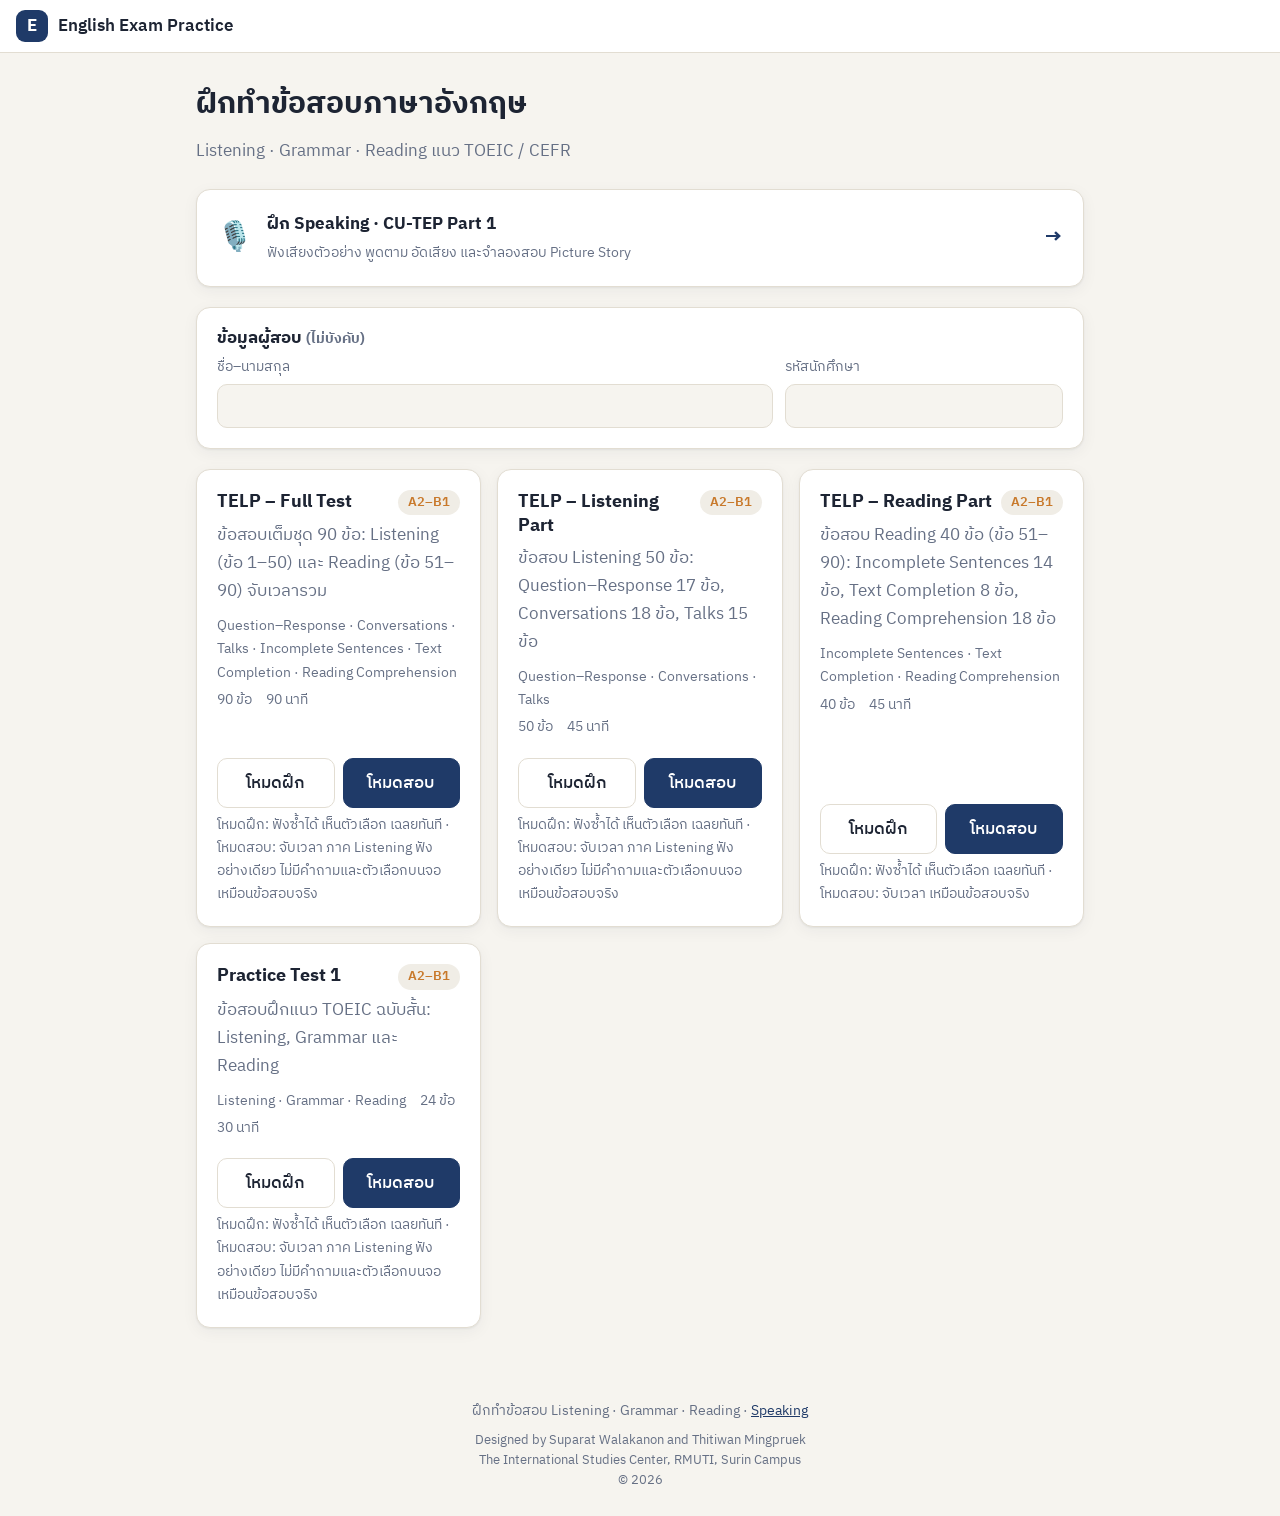
<file: index.html>
<!doctype html>
<html lang="th">
<head>
  <meta charset="utf-8">
  <meta name="author" content="Suparat Walakanon and Thitiwan Mingpruek, The International Studies Center, RMUTI, Surin Campus">
  <meta name="viewport" content="width=device-width, initial-scale=1">
  <title>English Exam Practice</title>
  <meta name="description" content="ฝึกทำข้อสอบภาษาอังกฤษ Listening, Grammar และ Reading">
  <link rel="preconnect" href="https://fonts.googleapis.com">
  <link rel="preconnect" href="https://fonts.gstatic.com" crossorigin>
  <link href="https://fonts.googleapis.com/css2?family=IBM+Plex+Sans+Thai:wght@400;500;600;700&display=swap" rel="stylesheet">
  <link rel="stylesheet" href="css/style.css">
</head>
<body>
  <header class="topbar">
    <a href="#/" class="brand">
      <span class="brand-mark" aria-hidden="true">E</span>
      <span>English Exam Practice</span>
    </a>
    <div id="topbar-extra" class="topbar-extra"></div>
  </header>

  <main id="app" class="app" aria-live="polite">
    <p class="muted">กำลังโหลด…</p>
  </main>

  <footer class="footer">
    <span>ฝึกทำข้อสอบ Listening · Grammar · Reading · <a href="speaking/">Speaking</a></span>
    <span class="credit">Designed by Suparat Walakanon and Thitiwan Mingpruek<br>The International Studies Center, RMUTI, Surin Campus<br>© 2026</span>
  </footer>

  <script src="js/config.js"></script>
  <script src="js/app.js"></script>
</body>
</html>
</file>
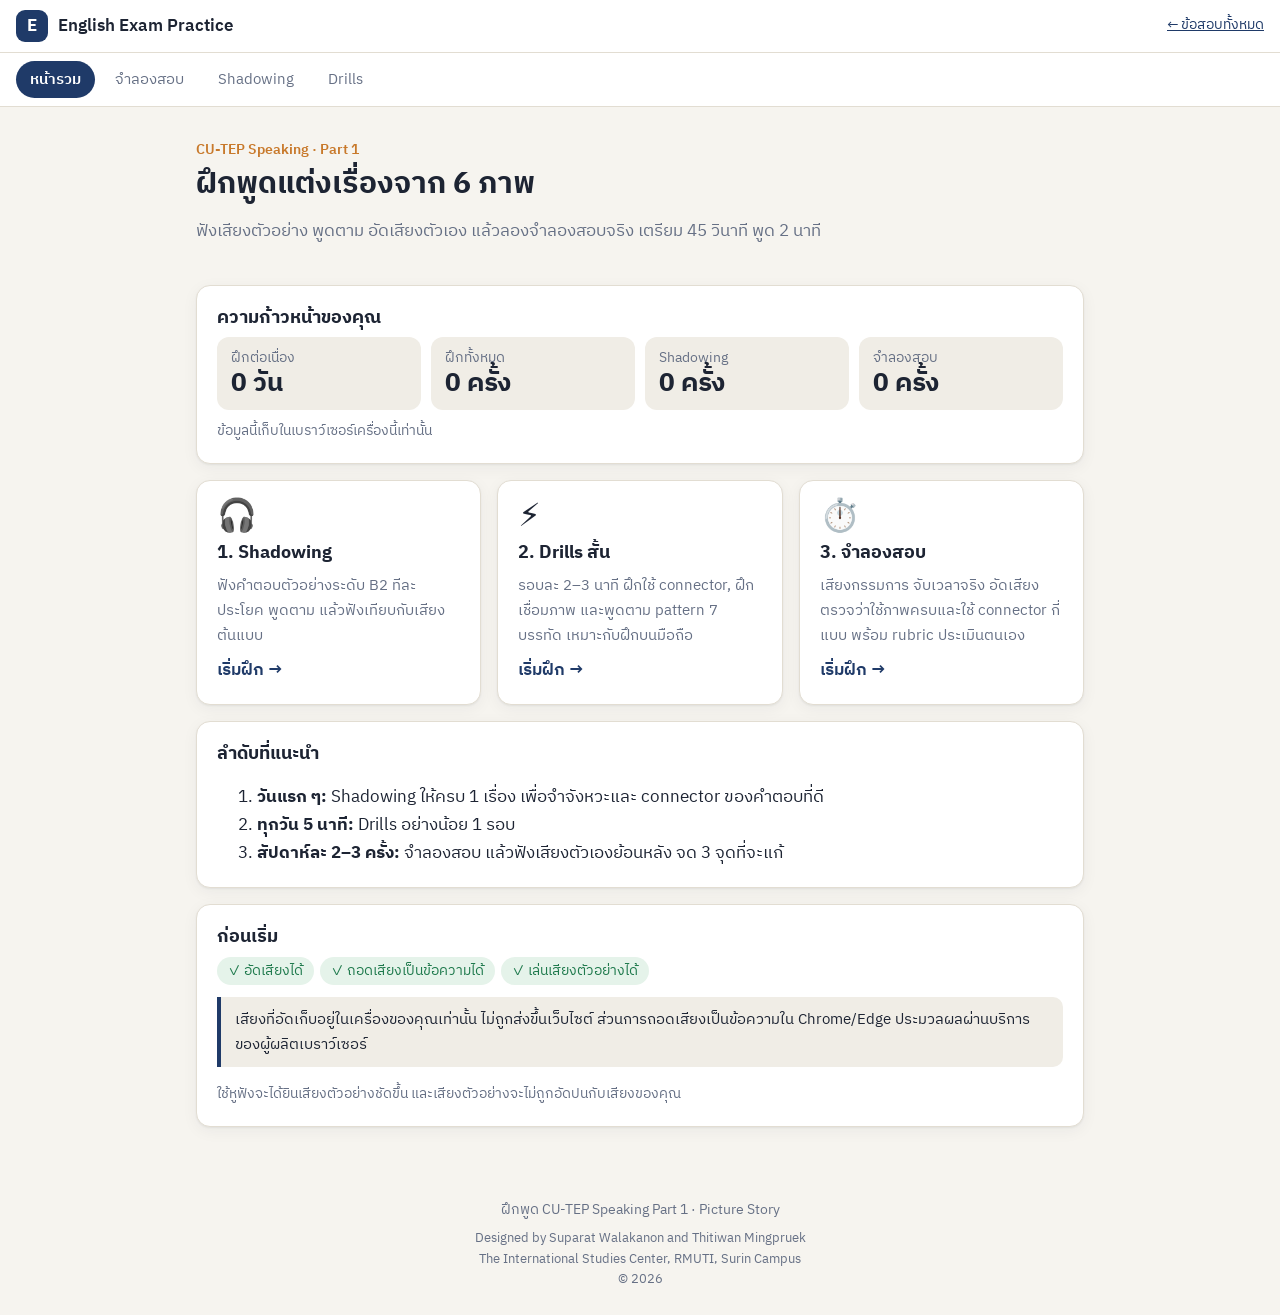
<file: speaking/index.html>
<!doctype html>
<html lang="th">
<head>
  <meta charset="utf-8">
  <meta name="author" content="Suparat Walakanon and Thitiwan Mingpruek, The International Studies Center, RMUTI, Surin Campus">
  <meta name="viewport" content="width=device-width, initial-scale=1">
  <title>Speaking Practice · CU-TEP Part 1</title>
  <meta name="description" content="ฝึกพูดภาษาอังกฤษ CU-TEP Speaking Part 1 Picture Story: จำลองสอบ, Shadowing และ Drills">
  <link rel="preconnect" href="https://fonts.googleapis.com">
  <link rel="preconnect" href="https://fonts.gstatic.com" crossorigin>
  <link href="https://fonts.googleapis.com/css2?family=IBM+Plex+Sans+Thai:wght@400;500;600;700&display=swap" rel="stylesheet">
  <link rel="stylesheet" href="../css/style.css">
  <link rel="stylesheet" href="speaking.css">
</head>
<body>
  <header class="topbar">
    <a href="../" class="brand"><span class="brand-mark" aria-hidden="true">E</span><span>English Exam Practice</span></a>
    <a href="../" class="small">← ข้อสอบทั้งหมด</a>
  </header>
  <nav class="sp-nav" aria-label="แบบฝึก Speaking">
    <a href="./">หน้ารวม</a><a href="exam.html">จำลองสอบ</a><a href="shadowing.html">Shadowing</a><a href="drills.html">Drills</a>
  </nav>

  <main class="app stack">
    <section class="hero">
      <p class="eyebrow">CU-TEP Speaking · Part 1</p>
      <h1>ฝึกพูดแต่งเรื่องจาก 6 ภาพ</h1>
      <p class="hero-sub">ฟังเสียงตัวอย่าง พูดตาม อัดเสียงตัวเอง แล้วลองจำลองสอบจริง เตรียม 45 วินาที พูด 2 นาที</p>
    </section>

    <section class="card">
      <h2>ความก้าวหน้าของคุณ</h2>
      <div class="stats" id="stats"></div>
      <p class="small muted" style="margin-top:10px">ข้อมูลนี้เก็บในเบราว์เซอร์เครื่องนี้เท่านั้น</p>
    </section>

    <section class="modes">
      <a class="card mode-card" href="shadowing.html">
        <span class="icon" aria-hidden="true">🎧</span>
        <h3>1. Shadowing</h3>
        <p>ฟังคำตอบตัวอย่างระดับ B2 ทีละประโยค พูดตาม แล้วฟังเทียบกับเสียงต้นแบบ</p>
        <span class="go">เริ่มฝึก →</span>
      </a>
      <a class="card mode-card" href="drills.html">
        <span class="icon" aria-hidden="true">⚡</span>
        <h3>2. Drills สั้น</h3>
        <p>รอบละ 2–3 นาที ฝึกใช้ connector, ฝึกเชื่อมภาพ และพูดตาม pattern 7 บรรทัด เหมาะกับฝึกบนมือถือ</p>
        <span class="go">เริ่มฝึก →</span>
      </a>
      <a class="card mode-card" href="exam.html">
        <span class="icon" aria-hidden="true">⏱️</span>
        <h3>3. จำลองสอบ</h3>
        <p>เสียงกรรมการ จับเวลาจริง อัดเสียง ตรวจว่าใช้ภาพครบและใช้ connector กี่แบบ พร้อม rubric ประเมินตนเอง</p>
        <span class="go">เริ่มฝึก →</span>
      </a>
    </section>

    <section class="card">
      <h2>ลำดับที่แนะนำ</h2>
      <ol>
        <li><b>วันแรก ๆ:</b> Shadowing ให้ครบ 1 เรื่อง เพื่อจำจังหวะและ connector ของคำตอบที่ดี</li>
        <li><b>ทุกวัน 5 นาที:</b> Drills อย่างน้อย 1 รอบ</li>
        <li><b>สัปดาห์ละ 2–3 ครั้ง:</b> จำลองสอบ แล้วฟังเสียงตัวเองย้อนหลัง จด 3 จุดที่จะแก้</li>
      </ol>
    </section>

    <section class="card">
      <h2>ก่อนเริ่ม</h2>
      <div id="support"></div>
      <p class="note info" style="margin-top:12px">เสียงที่อัดเก็บอยู่ในเครื่องของคุณเท่านั้น ไม่ถูกส่งขึ้นเว็บไซต์ ส่วนการถอดเสียงเป็นข้อความใน Chrome/Edge ประมวลผลผ่านบริการของผู้ผลิตเบราว์เซอร์</p>
      <p class="small muted">ใช้หูฟังจะได้ยินเสียงตัวอย่างชัดขึ้น และเสียงตัวอย่างจะไม่ถูกอัดปนกับเสียงของคุณ</p>
    </section>
  </main>

  <footer class="footer"><span>ฝึกพูด CU-TEP Speaking Part 1 · Picture Story</span>
    <span class="credit">Designed by Suparat Walakanon and Thitiwan Mingpruek<br>The International Studies Center, RMUTI, Surin Campus<br>© 2026</span>
  </footer>

  <script src="speaking.js"></script>
  <script>
    (async () => {
      await SP.initAudio();
      SP.$("#support").innerHTML = SP.supportChips();
      const p = SP.progress();
      SP.$("#stats").innerHTML = [
        ["ฝึกต่อเนื่อง", p.streak + " วัน"],
        ["ฝึกทั้งหมด", p.total + " ครั้ง"],
        ["Shadowing", (p.counts.shadow || 0) + " ครั้ง"],
        ["จำลองสอบ", (p.counts.exam || 0) + " ครั้ง"]
      ].map(([k, v]) => `<div class="stat"><div class="k">${k}</div><div class="v">${v}</div></div>`).join("");
    })();
  </script>
</body>
</html>
</file>
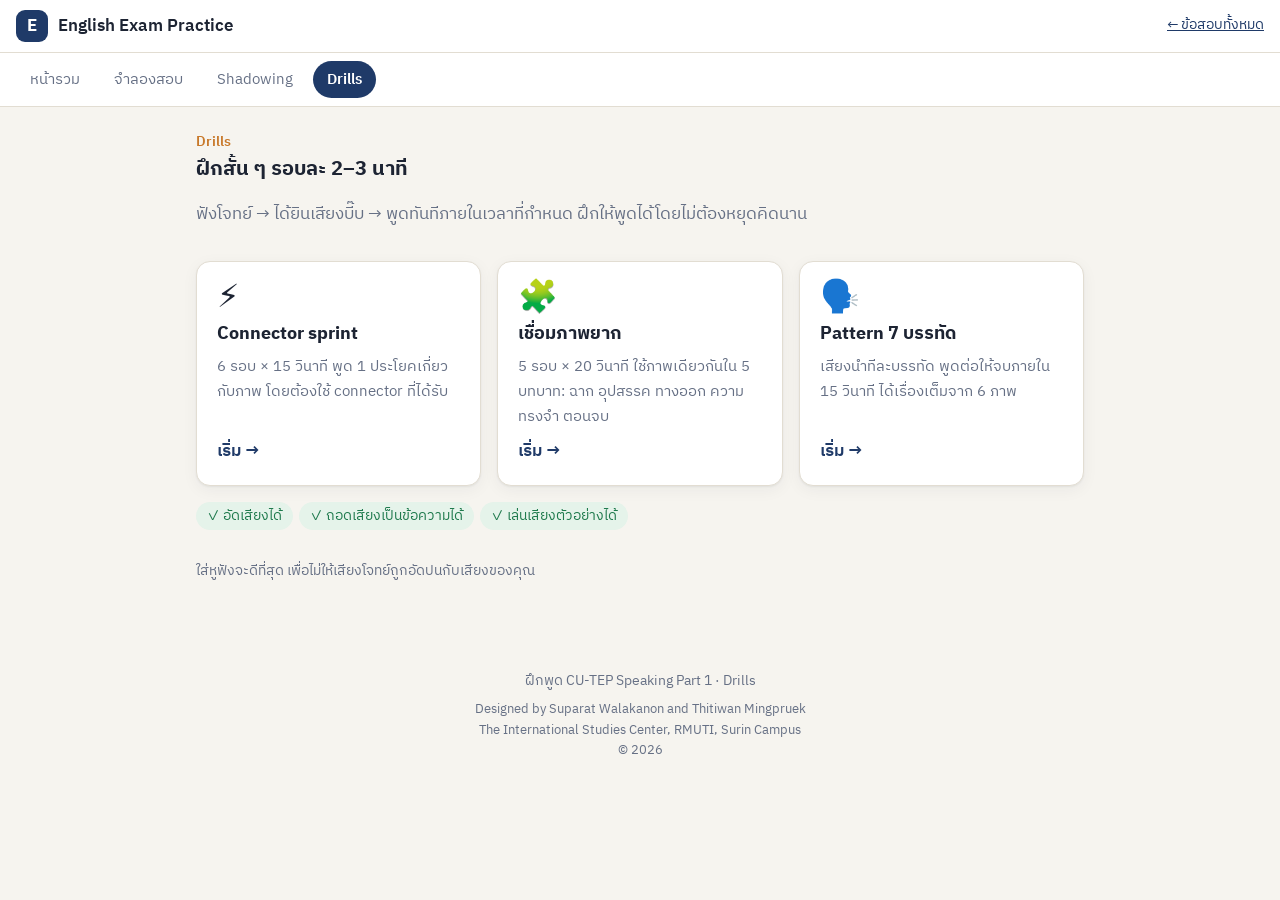
<file: speaking/drills.html>
<!doctype html>
<html lang="th">
<head>
  <meta charset="utf-8">
  <meta name="author" content="Suparat Walakanon and Thitiwan Mingpruek, The International Studies Center, RMUTI, Surin Campus">
  <meta name="viewport" content="width=device-width, initial-scale=1">
  <title>Drills · Speaking Practice</title>
  <link rel="preconnect" href="https://fonts.googleapis.com">
  <link rel="preconnect" href="https://fonts.gstatic.com" crossorigin>
  <link href="https://fonts.googleapis.com/css2?family=IBM+Plex+Sans+Thai:wght@400;500;600;700&display=swap" rel="stylesheet">
  <link rel="stylesheet" href="../css/style.css">
  <link rel="stylesheet" href="speaking.css">
</head>
<body>
  <header class="topbar">
    <a href="../" class="brand"><span class="brand-mark" aria-hidden="true">E</span><span>English Exam Practice</span></a>
    <a href="../" class="small">← ข้อสอบทั้งหมด</a>
  </header>
  <nav class="sp-nav" aria-label="แบบฝึก Speaking">
    <a href="./">หน้ารวม</a><a href="exam.html">จำลองสอบ</a><a href="shadowing.html">Shadowing</a><a href="drills.html">Drills</a>
  </nav>

  <main class="app stack">
    <!-- choose -->
    <section id="choose" class="stack">
      <section>
        <p class="eyebrow">Drills</p>
        <h1>ฝึกสั้น ๆ รอบละ 2–3 นาที</h1>
        <p class="muted">ฟังโจทย์ → ได้ยินเสียงบี๊บ → พูดทันทีภายในเวลาที่กำหนด ฝึกให้พูดได้โดยไม่ต้องหยุดคิดนาน</p>
      </section>
      <section class="modes">
        <button class="card mode-card" data-mode="sprint" style="text-align:left;font:inherit;cursor:pointer">
          <span class="icon" aria-hidden="true">⚡</span>
          <h3>Connector sprint</h3>
          <p>6 รอบ × 15 วินาที พูด 1 ประโยคเกี่ยวกับภาพ โดยต้องใช้ connector ที่ได้รับ</p>
          <span class="go">เริ่ม →</span>
        </button>
        <button class="card mode-card" data-mode="roles" style="text-align:left;font:inherit;cursor:pointer">
          <span class="icon" aria-hidden="true">🧩</span>
          <h3>เชื่อมภาพยาก</h3>
          <p>5 รอบ × 20 วินาที ใช้ภาพเดียวกันใน 5 บทบาท: ฉาก อุปสรรค ทางออก ความทรงจำ ตอนจบ</p>
          <span class="go">เริ่ม →</span>
        </button>
        <button class="card mode-card" data-mode="pattern" style="text-align:left;font:inherit;cursor:pointer">
          <span class="icon" aria-hidden="true">🗣️</span>
          <h3>Pattern 7 บรรทัด</h3>
          <p>เสียงนำทีละบรรทัด พูดต่อให้จบภายใน 15 วินาที ได้เรื่องเต็มจาก 6 ภาพ</p>
          <span class="go">เริ่ม →</span>
        </button>
      </section>
      <div id="support"></div>
      <p class="small muted">ใส่หูฟังจะดีที่สุด เพื่อไม่ให้เสียงโจทย์ถูกอัดปนกับเสียงของคุณ</p>
    </section>

    <!-- stage -->
    <section id="stage" class="card stack" hidden>
      <div>
        <div class="phasebar">
          <div>
            <div class="phase-label" id="roundLabel">รอบ 1/6</div>
            <div class="small muted" id="stageHint">ฟังโจทย์…</div>
          </div>
          <div class="timer-big" id="timer">0:15</div>
        </div>
        <div class="tbar"><span id="bar"></span></div>
      </div>
      <div class="pics" id="patternPics" hidden></div>
      <div class="drill-stage" id="cueBox"></div>
      <div id="liveWrap" class="stack">
        <div class="small muted">ข้อความที่ระบบได้ยิน</div>
        <div class="live" id="live"></div>
      </div>
      <div class="row">
        <button class="btn primary" id="nextBtn">พูดจบแล้ว ถัดไป →</button>
        <button class="btn ghost" id="quitBtn">หยุดฝึก</button>
      </div>
    </section>

    <!-- summary -->
    <section id="summary" class="stack" hidden>
      <section class="card stack">
        <h2 id="sumTitle">สรุปผล</h2>
        <div id="sumAudio"></div>
        <div class="round-list" id="sumList"></div>
        <p class="small muted" id="sumNote" style="margin:0"></p>
      </section>
      <div class="row">
        <button class="btn" id="againBtn">↺ ฝึกโหมดนี้อีกรอบ</button>
        <button class="btn primary" id="backBtn">เลือกโหมดอื่น</button>
      </div>
    </section>
  </main>

  <footer class="footer"><span>ฝึกพูด CU-TEP Speaking Part 1 · Drills</span>
    <span class="credit">Designed by Suparat Walakanon and Thitiwan Mingpruek<br>The International Studies Center, RMUTI, Surin Campus<br>© 2026</span>
  </footer>

  <script src="speaking.js"></script>
  <script>
  (async () => {
    "use strict";
    const { $, esc } = SP;
    let data;
    try { data = await SP.loadData(); }
    catch (e) { $("#choose").innerHTML = '<p class="card">โหลดข้อมูลไม่สำเร็จ ลองรีเฟรชหน้าอีกครั้ง</p>'; return; }
    await SP.initAudio();
    $("#support").innerHTML = SP.supportChips();
    $("#liveWrap").hidden = !SP.SR;

    const CONN_ITEMS = data.connectors.groups.flatMap((g) => g.items);
    const show = (id) => ["choose", "stage", "summary"].forEach((s) => ($("#" + s).hidden = s !== id));

    function buildRounds(mode) {
      if (mode === "sprint") {
        const pics = SP.shuffle(data.pictures).slice(0, 6);
        const conns = SP.shuffle(CONN_ITEMS).slice(0, 6);
        return pics.map((p, i) => ({ secs: 15, cue: conns[i], pic: p, conn: conns[i].say,
          show: `<div class="cue">${esc(conns[i].say)}</div><div class="cue-th">พูด 1 ประโยคเกี่ยวกับภาพนี้ โดยใช้คำนี้</div>` }));
      }
      if (mode === "roles") {
        const p = SP.shuffle(data.pictures)[0];
        return SP.shuffle(data.roles.items).map((r) => ({ secs: 20, cue: r, pic: p,
          show: `<div class="cue" style="font-size:1.25rem">${esc(r.th)}</div><div class="cue-th">${esc(r.say)}</div>` }));
      }
      const pics = SP.shuffle(data.pictures).slice(0, 6);
      return data.pattern.lines.map((l) => ({ secs: 15, cue: l, need: l.need, pics,
        show: `<div class="cue-th">${esc(l.th)}</div><div class="pattern-line">${SP.highlight(l.show, l.need)}</div>` }));
    }

    function evaluate(r, heard) {
      const checks = [];
      if (r.pic) checks.push([r.pic.label, SP.picMentioned(heard, r.pic)]);
      if (r.conn) checks.push([r.conn, SP.hasConn(heard, r.conn)]);
      if (r.need) r.need.forEach((n) => checks.push([n, SP.hasConn(heard, n)]));
      return checks;
    }

    const st = { mode: null, rounds: [], i: 0, results: [], token: 0, cancel: null, lis: null, rec: null, heard: "", audioUrl: null };

    async function start(mode) {
      SP.unlockAudio();
      const my = ++st.token;
      st.mode = mode; st.rounds = buildRounds(mode); st.i = 0; st.results = [];
      if (st.audioUrl) { URL.revokeObjectURL(st.audioUrl); st.audioUrl = null; }
      st.rec = null;
      if (SP.canRecord) { try { st.rec = await SP.startRecording(); } catch (_) { st.rec = null; } }
      if (my !== st.token) return;
      const pp = $("#patternPics");
      pp.hidden = mode !== "pattern";
      if (mode === "pattern") pp.innerHTML = st.rounds[0].pics.map((p, i) => SP.picHTML(p, i)).join("");
      show("stage");
      runRound(my);
    }

    async function runRound(my) {
      const r = st.rounds[st.i];
      $("#roundLabel").textContent = `รอบ ${st.i + 1}/${st.rounds.length}`;
      $("#stageHint").textContent = "ฟังโจทย์…";
      $("#cueBox").innerHTML = (r.pic ? SP.picHTML(r.pic).replace('class="pic"', 'class="pic single"') : "") + r.show;
      $("#live").textContent = "";
      $("#timer").textContent = SP.fmt(r.secs); $("#bar").style.width = "0%";
      $("#nextBtn").disabled = true;
      await SP.say(r.cue);
      if (my !== st.token) return;
      await SP.beep(990);
      if (my !== st.token) return;
      $("#stageHint").textContent = "พูดเลย!";
      $("#nextBtn").disabled = false;
      st.heard = "";
      st.lis = SP.listen((t) => { st.heard = t; $("#live").textContent = t; });
      st.cancel = SP.countdown(r.secs, (left, total) => {
        $("#timer").textContent = SP.fmt(left);
        $("#bar").style.width = (100 * (total - left) / total) + "%";
      }, () => endRound(my));
    }

    async function endRound(my) {
      if (my !== st.token || !st.lis && !st.cancel) return;
      if (st.cancel) { st.cancel(); st.cancel = null; }
      $("#nextBtn").disabled = true;
      const lis = st.lis; st.lis = null;
      const heard = (lis ? await lis.stop() : "") || st.heard;
      const r = st.rounds[st.i];
      st.results.push({ r, heard, checks: evaluate(r, heard) });
      if (my !== st.token) return;
      st.i++;
      if (st.i < st.rounds.length) runRound(my);
      else finish(my);
    }

    async function finish(my) {
      const res = st.rec ? await st.rec.stop() : null;
      st.rec = null; SP.Mic.close();
      if (my !== st.token) return;
      if (res) st.audioUrl = res.url;
      SP.logPractice("drill");
      const names = { sprint: "Connector sprint", roles: "เชื่อมภาพยาก", pattern: "Pattern 7 บรรทัด" };
      $("#sumTitle").textContent = "สรุปผล: " + names[st.mode];
      $("#sumAudio").innerHTML = st.audioUrl
        ? `<div class="small muted">ฟังเสียงทั้งรอบ</div><audio controls src="${st.audioUrl}"></audio>` : "";
      let ok = 0, all = 0;
      $("#sumList").innerHTML = st.results.map((x, i) => {
        const chips = x.checks.map(([label, pass]) => { all++; if (pass) ok++; return `<span class="chip ${pass ? "ok" : "bad"}">${pass ? "✓" : "✗"} ${esc(label)}</span>`; }).join("");
        const title = x.r.conn ? `${esc(x.r.pic.label)} + <b>${esc(x.r.conn)}</b>` : x.r.cue.th ? esc(x.r.cue.th) : esc(x.r.cue.say);
        return `<div class="round-item"><div><b>${i + 1}.</b> ${title}</div>
          ${SP.SR ? `<div class="heard">${x.heard ? "ได้ยิน: " + esc(x.heard) : "ไม่ได้ยินเสียงพูด"}</div><div class="chips">${chips}</div>` : ""}</div>`;
      }).join("");
      $("#sumNote").textContent = SP.SR
        ? `ระบบตรวจพบตามเป้า ${ok}/${all} จุด · ถ้าพูดถึงภาพด้วยคำอื่นหรือระบบฟังไม่ชัด อาจขึ้น ✗ ได้ ให้ฟังเสียงของคุณประกอบ`
        : "เบราว์เซอร์นี้ถอดเสียงไม่ได้ ฟังเสียงที่อัดไว้แล้วประเมินเองว่าใช้คำตามโจทย์ครบไหม";
      show("summary");
    }

    function quit() {
      st.token++;
      SP.stopAudio();
      if (st.cancel) { st.cancel(); st.cancel = null; }
      if (st.lis) { st.lis.stop(); st.lis = null; }
      if (st.rec) { st.rec.stop(); st.rec = null; }
      SP.Mic.close();
      show("choose");
    }

    document.querySelectorAll("[data-mode]").forEach((b) => b.addEventListener("click", () => start(b.dataset.mode)));
    $("#nextBtn").addEventListener("click", () => endRound(st.token));
    $("#quitBtn").addEventListener("click", quit);
    $("#againBtn").addEventListener("click", () => start(st.mode));
    $("#backBtn").addEventListener("click", () => show("choose"));
  })();
  </script>
</body>
</html>
</file>
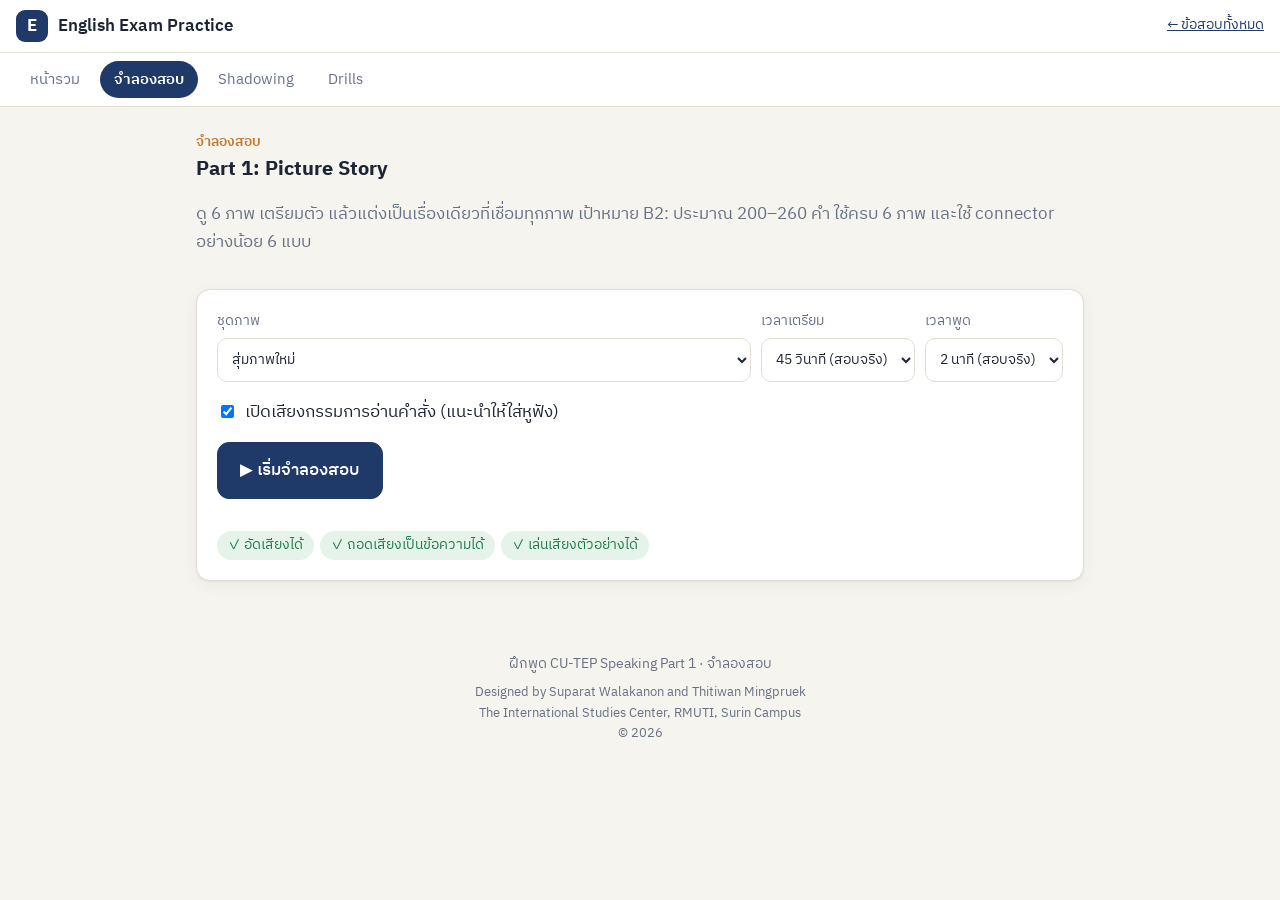
<file: speaking/exam.html>
<!doctype html>
<html lang="th">
<head>
  <meta charset="utf-8">
  <meta name="author" content="Suparat Walakanon and Thitiwan Mingpruek, The International Studies Center, RMUTI, Surin Campus">
  <meta name="viewport" content="width=device-width, initial-scale=1">
  <title>จำลองสอบ Part 1 · Speaking Practice</title>
  <link rel="preconnect" href="https://fonts.googleapis.com">
  <link rel="preconnect" href="https://fonts.gstatic.com" crossorigin>
  <link href="https://fonts.googleapis.com/css2?family=IBM+Plex+Sans+Thai:wght@400;500;600;700&display=swap" rel="stylesheet">
  <link rel="stylesheet" href="../css/style.css">
  <link rel="stylesheet" href="speaking.css">
</head>
<body>
  <header class="topbar">
    <a href="../" class="brand"><span class="brand-mark" aria-hidden="true">E</span><span>English Exam Practice</span></a>
    <a href="../" class="small">← ข้อสอบทั้งหมด</a>
  </header>
  <nav class="sp-nav" aria-label="แบบฝึก Speaking">
    <a href="./">หน้ารวม</a><a href="exam.html">จำลองสอบ</a><a href="shadowing.html">Shadowing</a><a href="drills.html">Drills</a>
  </nav>

  <main class="app stack">
    <!-- ============ SETTINGS ============ -->
    <section id="intro" class="stack">
      <section>
        <p class="eyebrow">จำลองสอบ</p>
        <h1>Part 1: Picture Story</h1>
        <p class="muted">ดู 6 ภาพ เตรียมตัว แล้วแต่งเป็นเรื่องเดียวที่เชื่อมทุกภาพ เป้าหมาย B2: ประมาณ 200–260 คำ ใช้ครบ 6 ภาพ และใช้ connector อย่างน้อย 6 แบบ</p>
      </section>
      <section class="card stack">
        <div class="row">
          <label class="field grow">ชุดภาพ
            <select id="setMode"></select>
          </label>
          <label class="field">เวลาเตรียม
            <select id="prepSec">
              <option value="45" selected>45 วินาที (สอบจริง)</option>
              <option value="90">90 วินาที</option>
              <option value="180">3 นาที</option>
            </select>
          </label>
          <label class="field">เวลาพูด
            <select id="speakSec">
              <option value="120" selected>2 นาที (สอบจริง)</option>
              <option value="90">90 วินาที</option>
              <option value="150">2 นาที 30 วินาที</option>
            </select>
          </label>
        </div>
        <label class="check"><input type="checkbox" id="voiceOn" checked> เปิดเสียงกรรมการอ่านคำสั่ง (แนะนำให้ใส่หูฟัง)</label>
        <div><button class="btn primary big" id="startBtn">▶ เริ่มจำลองสอบ</button></div>
        <p id="micMsg" class="small muted" style="margin:0"></p>
        <div id="support"></div>
      </section>
    </section>

    <!-- ============ TASK ============ -->
    <section id="task" class="card stack" hidden>
      <div>
        <div class="phasebar">
          <div>
            <div class="phase-label" id="phaseLabel">Preparation</div>
            <div class="small muted" id="phaseHint"></div>
          </div>
          <div class="timer-big" id="timer">0:45</div>
        </div>
        <div class="tbar"><span id="bar"></span></div>
      </div>
      <div class="pics" id="pics"></div>
      <div id="prepArea" class="stack">
        <label class="small muted" for="notes">กระดาษทด: ใช้สัญลักษณ์ → ✗ ✓ ∵ ∴ ★</label>
        <textarea id="notes" rows="3" placeholder="Kitti ★job | letter → rain ✗ → bus ✗ → phone ✗ → old lady ✓ → coffee ★"></textarea>
        <div><button class="btn" id="skipPrep">พร้อมแล้ว เริ่มพูดเลย →</button></div>
      </div>
      <div id="speakArea" class="stack" hidden>
        <p style="margin:0"><span class="rec-dot"></span><b id="recState">กำลังอัดเสียง</b> <span class="small muted">พูดภาษาอังกฤษได้เลย</span></p>
        <div class="small muted">ข้อความที่ระบบได้ยิน (อาจไม่ตรง 100%)</div>
        <div class="live" id="live"></div>
        <p id="srNote" class="note small" hidden></p>
        <div><button class="btn rec big" id="stopBtn">■ พูดจบแล้ว</button></div>
      </div>
    </section>

    <!-- ============ RESULTS ============ -->
    <section id="results" class="stack" hidden>
      <section class="card">
        <h2>1. ฟังเสียงตัวเอง</h2>
        <div id="audioWrap"></div>
        <p class="small muted">ฟังแล้วสังเกต: ลังเลนานไหม ออกเสียงท้ายคำ -ed / -s ชัดไหม ลงท้ายประโยคเสียงต่ำไหม</p>
      </section>
      <section class="card stack">
        <h2>2. ข้อความที่พูด</h2>
        <p class="small muted" style="margin:0">แก้ให้ตรงกับที่พูดจริงได้ (ระบบมักตัด um/uh ทิ้งและเดาคำให้ดีกว่าที่พูด) แล้วกด วิเคราะห์ใหม่</p>
        <textarea id="transcript" rows="7" placeholder="ถ้าระบบถอดเสียงไม่ได้ ให้ฟังไฟล์เสียงแล้วพิมพ์สิ่งที่พูดลงที่นี่"></textarea>
        <div><button class="btn" id="reanalyze">↻ วิเคราะห์ใหม่</button></div>
        <p id="notesShow" class="small muted" style="margin:0"></p>
      </section>
      <section class="card stack">
        <h2>3. ผลวิเคราะห์อัตโนมัติ</h2>
        <div class="stats" id="stats"></div>
        <h3 style="margin:8px 0 0">ใช้ภาพครบไหม</h3>
        <div class="pics" id="picsCheck"></div>
        <h3 style="margin:8px 0 0">Connector ที่ใช้</h3>
        <div id="conns"></div>
        <h3 style="margin:8px 0 0">คำแนะนำ</h3>
        <ul class="fb" id="feedback"></ul>
      </section>
      <section class="card">
        <h2>4. ประเมินตัวเอง</h2>
        <p class="small muted">1 = A2 · 2 = B1 · 3 = B1+ · 4 = B2 · 5 = C1</p>
        <div id="rubric"></div>
        <p id="rubricTotal" class="small"></p>
      </section>
      <section class="card">
        <h2>5. ขอ feedback จาก AI</h2>
        <p class="small muted">คัดลอกคำสั่งพร้อมคำตอบของคุณ แล้วนำไปวางใน Claude หรือแชตบอต AI อื่น เพื่อรับการแก้ grammar และฉบับปรับเป็น B2+</p>
        <button class="btn" id="copyAI">📋 คัดลอกคำสั่งสำหรับ AI</button> <span id="copyMsg" class="small muted"></span>
      </section>
      <section class="card stack">
        <h2>6. คำตอบตัวอย่าง</h2>
        <div id="model"></div>
      </section>
      <div class="row">
        <button class="btn" id="again">↺ ลองชุดเดิมอีกครั้ง</button>
        <button class="btn primary" id="newSet">▶ สุ่มชุดใหม่</button>
      </div>
    </section>
  </main>

  <footer class="footer"><span>ฝึกพูด CU-TEP Speaking Part 1 · จำลองสอบ</span>
    <span class="credit">Designed by Suparat Walakanon and Thitiwan Mingpruek<br>The International Studies Center, RMUTI, Surin Campus<br>© 2026</span>
  </footer>

  <script src="speaking.js"></script>
  <script>
  (async () => {
    "use strict";
    const { $, esc } = SP;
    let data;
    try { data = await SP.loadData(); }
    catch (e) { $("#intro").innerHTML = '<p class="card">โหลดข้อมูลไม่สำเร็จ ลองรีเฟรชหน้าอีกครั้ง</p>'; return; }
    await SP.initAudio();
    $("#support").innerHTML = SP.supportChips();

    const PICS = data.pictures;
    const byId = Object.fromEntries(PICS.map((p) => [p.id, p]));
    const DETECT = data.connectors.detect;
    const connLabels = Object.values(DETECT).flat();
    const EX = data.examiner;
    const RUBRIC = [
      { k: "content", name: "Content", desc: "ใช้ครบทั้ง 6 ภาพอย่างมีความหมาย เรื่องสมเหตุสมผล ไม่ใช่แค่ไล่บอกชื่อภาพ" },
      { k: "org", name: "Organization", desc: "มีต้นเรื่อง ปมปัญหา และตอนจบชัดเจน เชื่อมด้วย connector หลากหลาย ไม่พูดวน" },
      { k: "vocab", name: "Vocabulary", desc: "ใช้คำเฉพาะเรื่องและสำนวนหลากหลาย (เช่น rush, relieved, soaking wet)" },
      { k: "grammar", name: "Grammar", desc: "ใช้ Past tense สม่ำเสมอ มีประโยคซับซ้อน (which/who, not only…but also) และผิดน้อย" },
      { k: "pron", name: "Pronunciation", desc: "ฟังไฟล์เสียง: ออกเสียงท้ายคำ (-ed, -s) ชัด เน้นคำถูก ผู้ฟังเข้าใจได้ไม่ต้องเดา" }
    ];
    const TEMPLATE = `<p><b>โครงเรื่อง 4 ช่วง (ใช้ได้กับทุกชุดภาพ)</b></p>
      <p><b>1. เปิดเรื่อง (~15 วิ)</b> Last [Saturday], [name], <mark class="conn">who</mark> [was a student], wanted to…</p>
      <p><b>2. ดำเนินเรื่อง (~80 วิ)</b> ภาพละ 1–2 ประโยค: <mark class="conn">As soon as</mark>… / <mark class="conn">While</mark> he was… / <mark class="conn">After that</mark>…</p>
      <p><b>3. ปมปัญหา + ทางออก</b> <mark class="conn">Unfortunately</mark>… <mark class="conn">so</mark>… / <mark class="conn">Fortunately</mark>… / <mark class="conn">Not only</mark> did…, <mark class="conn">but</mark> … <mark class="conn">also</mark>…</p>
      <p><b>4. ตอนจบ (~20 วิ)</b> <mark class="conn">In the end</mark>… / From that day on, [name] always…</p>
      <p class="small muted">ภาพที่เชื่อมยาก ให้ใช้เป็น "ฉาก": <i>On the way, he walked past a shop where…</i></p>`;

    // settings
    $("#setMode").innerHTML = '<option value="random">สุ่มภาพใหม่</option>' +
      data.sets.map((s) => `<option value="${esc(s.id)}">ชุด: ${esc(s.title)} (มีคำตอบตัวอย่าง)</option>`).join("");
    $("#voiceOn").checked = SP.store.get("examVoice", true);
    $("#voiceOn").addEventListener("change", () => SP.store.set("examVoice", $("#voiceOn").checked));

    const st = { pics: [], set: null, prep: 45, speak: 120, voice: true, phase: "idle", sess: 0, cancel: null,
                 rec: null, lis: null, audio: null, finalText: "", speakStart: 0, spokenSec: 0, stats: null };
    const show = (id) => { ["intro", "task", "results"].forEach((s) => ($("#" + s).hidden = s !== id)); window.scrollTo({ top: 0, behavior: "smooth" }); };
    const tick = (left, total) => {
      $("#timer").textContent = SP.fmt(left);
      $("#bar").style.width = (100 * (total - left) / total) + "%";
      $("#timer").classList.toggle("warn", st.phase === "speaking" && left <= 30);
    };

    async function startSession(reuse) {
      SP.unlockAudio();
      const my = ++st.sess;
      st.prep = +$("#prepSec").value; st.speak = +$("#speakSec").value; st.voice = $("#voiceOn").checked;
      if (!reuse) {
        const mode = $("#setMode").value;
        st.set = data.sets.find((s) => s.id === mode) || null;
        st.pics = st.set ? st.set.pics.map((id) => byId[id]) : SP.shuffle(PICS).slice(0, 6);
      }
      $("#notes").value = ""; st.finalText = "";
      if (st.audio) { URL.revokeObjectURL(st.audio.url); st.audio = null; }

      $("#micMsg").textContent = "กำลังขอสิทธิ์ใช้ไมโครโฟน…";
      let micOk = false;
      if (SP.canRecord) { try { await SP.Mic.open(); micOk = true; } catch (_) {} }
      $("#micMsg").textContent = micOk ? "" : "ใช้ไมโครโฟนไม่ได้ จะฝึกต่อโดยไม่อัดเสียง (พิมพ์คำตอบเองหลังพูด)";
      st.micOk = micOk;
      if (my !== st.sess) return;

      st.phase = "prep";
      $("#pics").innerHTML = st.pics.map((p, i) => SP.picHTML(p, i)).join("");
      $("#task").classList.remove("speaking");
      $("#prepArea").hidden = false; $("#speakArea").hidden = true;
      $("#phaseLabel").textContent = "Preparation";
      tick(st.prep, st.prep);
      show("task");

      if (st.voice) {
        $("#phaseHint").textContent = "ฟังคำสั่งจากกรรมการ…";
        await SP.say(EX.intro);
        if (my !== st.sess || st.phase !== "prep") return;
        await SP.beep(660);
      }
      if (my !== st.sess || st.phase !== "prep") return;
      $("#phaseHint").textContent = "วางโครงเรื่อง: ใครคือตัวละคร? เกิดอะไรขึ้น? จบอย่างไร?";
      st.cancel = SP.countdown(st.prep, tick, startSpeaking);
    }

    async function startSpeaking() {
      if (st.phase !== "prep") return;
      st.phase = "speaking";
      const my = st.sess;
      st.speakStart = 0;
      if (st.cancel) st.cancel();
      SP.stopAudio();
      $("#task").classList.add("speaking");
      $("#prepArea").hidden = true; $("#speakArea").hidden = false;
      $("#phaseLabel").textContent = "Speaking";
      $("#phaseHint").textContent = "เล่าเรื่องให้เชื่อมทั้ง 6 ภาพ ใช้ Past tense";
      $("#live").textContent = ""; $("#srNote").hidden = true;
      tick(st.speak, st.speak);
      if (st.voice) {
        $("#recState").textContent = "ฟังกรรมการ…";
        await SP.say(EX.begin);
        await SP.beep(990);
        if (my !== st.sess || st.phase !== "speaking") return;
      }
      $("#recState").textContent = st.micOk ? "กำลังอัดเสียง" : "กำลังจับเวลา (ไม่ได้อัดเสียง)";
      st.rec = null;
      if (st.micOk) { try { st.rec = await SP.startRecording(); } catch (_) { st.rec = null; } }
      st.lis = SP.listen((t) => { st.finalText = t; const live = $("#live"); live.textContent = t; live.scrollTop = live.scrollHeight; });
      if (!st.lis) { $("#srNote").hidden = false; $("#srNote").textContent = "เบราว์เซอร์นี้ถอดเสียงไม่ได้ พูดต่อได้เลย หลังจบให้พิมพ์สิ่งที่พูดเอง"; }
      st.speakStart = Date.now();
      st.cancel = SP.countdown(st.speak, tick, stopSpeaking);
    }

    async function stopSpeaking() {
      if (st.phase !== "speaking") return;
      st.phase = "done";
      if (st.cancel) st.cancel();
      $("#stopBtn").disabled = true;
      st.spokenSec = st.speakStart ? (Date.now() - st.speakStart) / 1000 : 0;
      const [audio, heard] = await Promise.all([st.rec ? st.rec.stop() : null, st.lis ? st.lis.stop() : ""]);
      st.finalText = heard || st.finalText;
      st.audio = audio; st.rec = null; st.lis = null;
      SP.Mic.close();
      $("#stopBtn").disabled = false;
      SP.logPractice("exam");
      showResults();
      if (st.voice) SP.say(EX.end);
    }

    // ---------------- results ----------------
    function showResults() {
      if (st.audio) {
        const stamp = new Date().toISOString().slice(0, 16).replace(/[:T]/g, "-");
        $("#audioWrap").innerHTML = `<audio controls src="${st.audio.url}"></audio>
          <div style="margin-top:8px"><a class="btn small" href="${st.audio.url}" download="cutep-part1-${stamp}.${st.audio.ext}">⬇ ดาวน์โหลดไฟล์เสียง</a></div>`;
      } else {
        $("#audioWrap").innerHTML = '<p class="muted">ครั้งนี้ไม่มีไฟล์เสียง (ไม่ได้อนุญาตไมโครโฟน หรือเบราว์เซอร์ไม่รองรับ)</p>';
      }
      $("#transcript").value = st.finalText.trim();
      const n = $("#notes").value.trim();
      $("#notesShow").textContent = n ? "โน้ตตอนเตรียม: " + n : "";
      renderModel();
      renderRubric();
      analyze();
      show("results");
    }

    function renderModel() {
      const m = $("#model");
      if (st.set && st.set.model) {
        m.innerHTML = `<p class="small muted" style="margin:0">คำตอบตัวอย่าง "${esc(st.set.title)}" ระดับ ${esc(st.set.level || "B2")} · ตัวสีส้มคือ connector</p>
          <div class="model">${st.set.model.map((s) => `<p>${SP.highlight(s.say, connLabels)}</p>`).join("")}</div>
          <div class="row"><button class="btn" id="playModel">▶ ฟังคำตอบตัวอย่าง</button>
          <a class="btn" href="shadowing.html?set=${encodeURIComponent(st.set.id)}">🎧 ฝึก Shadowing เรื่องนี้</a></div>`;
        let playing = false;
        $("#playModel").addEventListener("click", async () => {
          if (playing) { SP.stopAudio(); return; }
          SP.unlockAudio(); playing = true; $("#playModel").textContent = "■ หยุด";
          for (const s of st.set.model) { if (!(await SP.say(s))) break; }
          playing = false; $("#playModel").textContent = "▶ ฟังคำตอบตัวอย่าง";
        });
      } else {
        m.innerHTML = `<div class="model">${TEMPLATE}</div><p class="small muted" style="margin:0">อยากดูคำตอบเต็มพร้อมเสียง ให้เลือกชุดที่มีคำตอบตัวอย่างในหน้าตั้งค่า</p>`;
      }
    }

    function analyze() {
      const text = $("#transcript").value;
      const w = SP.wordCount(text);
      const secs = Math.max(st.spokenSec, 1);
      const wpm = Math.round(w / (secs / 60));
      const check = st.pics.map((p) => SP.picMentioned(text, p));
      const picHits = check.filter(Boolean).length;
      let distinct = 0, catsUsed = 0;
      $("#conns").innerHTML = Object.entries(DETECT).map(([cat, items]) => {
        let used = 0;
        const chips = items.map((lbl) => {
          const m = text.match(SP.connRe(lbl)); const cnt = m ? m.length : 0;
          if (cnt) { used++; distinct++; return `<span class="chip ok">${esc(lbl)}${cnt > 1 ? " ×" + cnt : ""}</span>`; }
          return `<span class="chip off">${esc(lbl)}</span>`;
        }).join("");
        if (used) catsUsed++;
        return `<div class="conn-cat"><div class="t">${esc(cat)} · ใช้ ${used} แบบ</div><div class="chips">${chips}</div></div>`;
      }).join("");
      $("#stats").innerHTML = [
        ["จำนวนคำ", w, "เป้า 200–260"], ["เวลาที่พูด", SP.fmt(st.spokenSec), "จาก " + SP.fmt(st.speak)],
        ["ความเร็ว", w && st.spokenSec >= 20 ? wpm : "–", "คำ/นาที"], ["ใช้ภาพ", picHits + "/6", ""], ["Connector", distinct, "แบบ · " + catsUsed + "/5 กลุ่ม"]
      ].map(([k, v, s]) => `<div class="stat"><div class="k">${k}</div><div class="v">${v}</div><div class="k">${s}</div></div>`).join("");
      $("#picsCheck").innerHTML = st.pics.map((p, i) => SP.picHTML(p, i, check[i])).join("");

      const fb = [];
      const missed = st.pics.filter((p, i) => !check[i]).map((p) => p.label);
      if (!w) fb.push(["bad", "ยังไม่มีข้อความให้วิเคราะห์ ฟังไฟล์เสียงแล้วพิมพ์สิ่งที่พูดลงในช่องข้อ 2 จากนั้นกด วิเคราะห์ใหม่"]);
      else {
        if (w < 150) fb.push(["bad", `พูดได้ ${w} คำ สั้นกว่าเป้ามาก ลองขยายแต่ละภาพเป็น 2 ประโยค: เหตุการณ์ + ความรู้สึก/ผลที่ตามมา`]);
        else if (w < 200) fb.push(["", `พูดได้ ${w} คำ ใกล้เป้าแล้ว เพิ่มรายละเอียดด้วย adjective หรือ relative clause (…, which…)`]);
        else if (w <= 280) fb.push(["ok", `ความยาว ${w} คำ อยู่ในช่วงเหมาะสมสำหรับ 2 นาที`]);
        else fb.push(["", `พูดได้ ${w} คำ ยาวดี ตรวจว่าไม่ได้พูดเร็วจนออกเสียงไม่ชัด`]);
        if (st.spokenSec > 20) {
          if (wpm < 90) fb.push(["", `ความเร็ว ${wpm} คำ/นาที ค่อนข้างช้า อาจหยุดคิดนาน ลองฝึก pattern 7 บรรทัดในหน้า Drills ให้คล่อง`]);
          else if (wpm <= 160) fb.push(["ok", `ความเร็ว ${wpm} คำ/นาที เป็นธรรมชาติ`]);
          else fb.push(["", `ความเร็ว ${wpm} คำ/นาที ค่อนข้างเร็ว ระวังเสียงท้ายคำหาย`]);
        }
        if (st.spokenSec < st.speak * 0.7) fb.push(["", `พูดเพียง ${SP.fmt(st.spokenSec)} จาก ${SP.fmt(st.speak)} ในการสอบจริงควรใช้เวลาให้เกือบเต็ม`]);
        if (missed.length) fb.push(["bad", `ยังไม่พบภาพ: ${missed.join(", ")} — ลืมภาพเดียวก็เสียคะแนน Content (ถ้าพูดถึงด้วยคำอื่น ระบบอาจตรวจไม่พบ)`]);
        else fb.push(["ok", "ใช้ครบทั้ง 6 ภาพ"]);
        if (distinct < 4) fb.push(["bad", `ใช้ connector เพียง ${distinct} แบบ ระดับ B2 ควรใช้อย่างน้อย 6 แบบ ลองเพิ่ม as soon as, while, unfortunately, eventually`]);
        else if (distinct < 6) fb.push(["", `ใช้ connector ${distinct} แบบ ดีขึ้นแล้ว เพิ่มอีกนิดจากกลุ่มที่ยังไม่ได้ใช้`]);
        else fb.push(["ok", `ใช้ connector ${distinct} แบบ หลากหลายดี`]);
        if (catsUsed < 3) fb.push(["", "connector ส่วนใหญ่มาจากกลุ่มเดียว ลองเพิ่มกลุ่มพลิกเรื่อง (unfortunately/however) และขยายความ (which/who)"]);
        const andThen = (text.match(/(?<![a-z])and then(?![a-z])/gi) || []).length;
        if (andThen >= 3) fb.push(["", `ใช้ "and then" ${andThen} ครั้ง ลองเปลี่ยนเป็น after that / as soon as / later`]);
      }
      fb.push(["", "ระบบตรวจ grammar และ tense ไม่ได้ ใช้ rubric ข้อ 4 หรือขอ feedback จาก AI ในข้อ 5"]);
      $("#feedback").innerHTML = fb.map(([c, t]) => `<li class="${c}">${esc(t)}</li>`).join("");
      st.stats = { w, wpm, picHits, distinct, missed };
    }

    function renderRubric() {
      const labels = ["A2", "B1", "B1+", "B2", "C1"];
      $("#rubric").innerHTML = RUBRIC.map((r) => `<div class="rubric-row"><b>${r.name}</b> <span class="small muted">— ${r.desc}</span>
        <div class="scale">${labels.map((l, i) => `<label><input type="radio" name="r_${r.k}" value="${i + 1}"> ${i + 1} ${l}</label>`).join("")}</div></div>`).join("");
      $("#rubricTotal").textContent = "";
      $("#rubric").onchange = () => {
        const vals = RUBRIC.map((r) => { const c = document.querySelector(`input[name="r_${r.k}"]:checked`); return c ? +c.value : null; });
        if (vals.includes(null)) { $("#rubricTotal").textContent = `ให้คะแนนแล้ว ${vals.filter((v) => v !== null).length}/5 ด้าน`; return; }
        const sum = vals.reduce((a, b) => a + b, 0), avg = sum / 5;
        const lvl = avg >= 4.5 ? "C1" : avg >= 3.5 ? "B2" : avg >= 2.5 ? "B1+" : avg >= 1.5 ? "B1" : "A2";
        const low = RUBRIC.filter((r, i) => vals[i] === Math.min(...vals)).map((r) => r.name).join(", ");
        $("#rubricTotal").innerHTML = `รวม <b>${sum}/25</b> · ประมาณระดับ <b>${lvl}</b> · ด้านที่ควรฝึกก่อน: <b>${esc(low)}</b>`;
      };
    }

    function buildPrompt() {
      const s = st.stats || {};
      return `You are an experienced CU-TEP Speaking examiner. Evaluate this Part 1 Picture Story response (${st.prep} s preparation, ${SP.fmt(st.speak)} speaking) against CEFR B2.

TASK: Tell one connected story that uses all six pictures:
${st.pics.map((p, i) => `${i + 1}. ${p.label}`).join("\n")}

CANDIDATE RESPONSE (speech-to-text transcript; punctuation was added automatically or is missing, so do not penalise punctuation):
"""
${$("#transcript").value.trim()}
"""

AUTO STATS: ${s.w || 0} words in ${SP.fmt(st.spokenSec)} (${s.wpm || 0} wpm); pictures detected ${s.picHits || 0}/6${s.missed && s.missed.length ? " (missing: " + s.missed.join(", ") + ")" : ""}; ${s.distinct || 0} different connectors.

Please respond with explanations in Thai and examples in English:
1. A CEFR level (A2/B1/B2/C1) for each criterion: Content, Organization, Vocabulary, Grammar, with one sentence of evidence for each.
2. The 3–5 most important grammar or word-choice errors: quote the original, give the correction, and explain briefly.
3. An improved B2+ version of my story that keeps my ideas and characters (about 220–250 words), with connectors in bold.
4. Two specific things to practise before my next attempt.`;
    }

    // ---------------- events ----------------
    $("#startBtn").addEventListener("click", () => startSession(false));
    $("#skipPrep").addEventListener("click", startSpeaking);
    $("#stopBtn").addEventListener("click", stopSpeaking);
    $("#reanalyze").addEventListener("click", analyze);
    $("#again").addEventListener("click", () => { SP.stopAudio(); startSession(true); });
    $("#newSet").addEventListener("click", () => { SP.stopAudio(); $("#setMode").value = "random"; startSession(false); });
    $("#copyAI").addEventListener("click", async () => {
      const ok = await SP.copyText(buildPrompt());
      $("#copyMsg").textContent = ok ? "คัดลอกแล้ว นำไปวางในแชต AI ได้เลย" : "คัดลอกไม่สำเร็จ";
      setTimeout(() => ($("#copyMsg").textContent = ""), 4000);
    });
  })();
  </script>
</body>
</html>
</file>
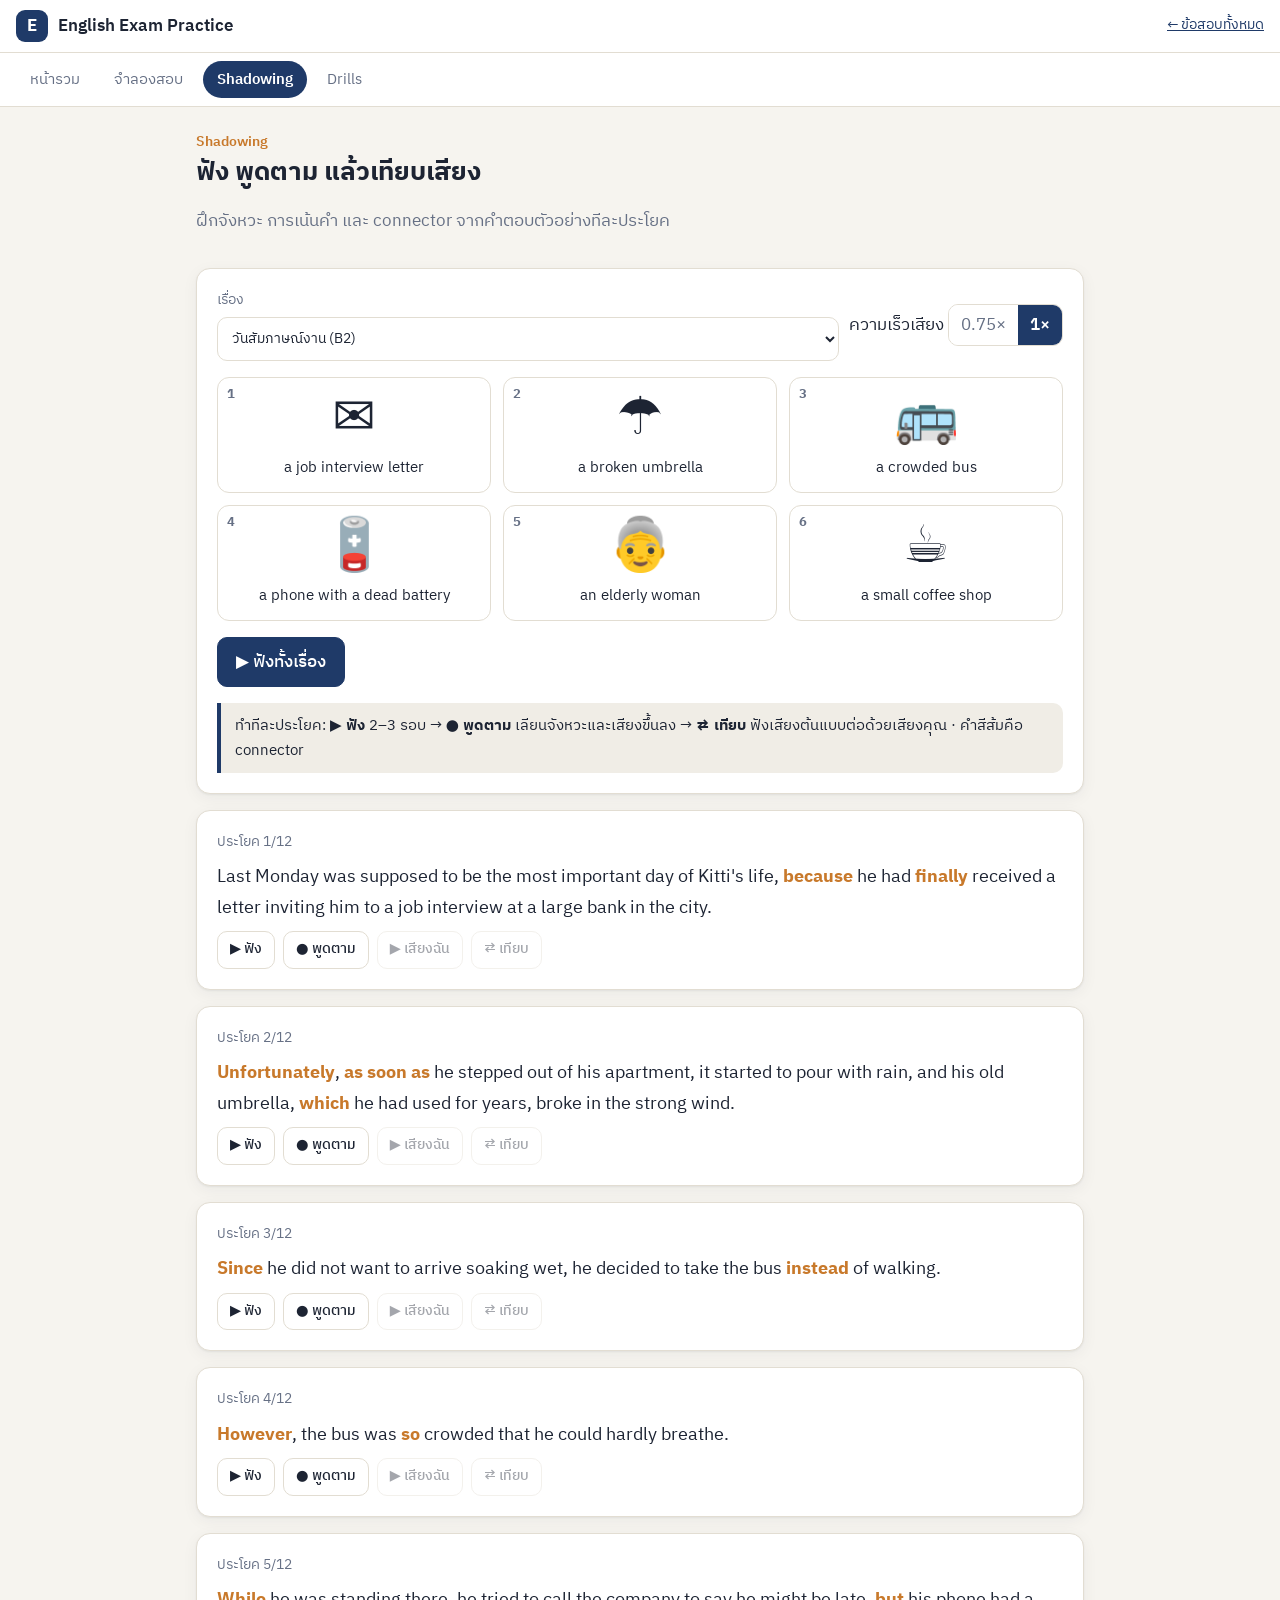
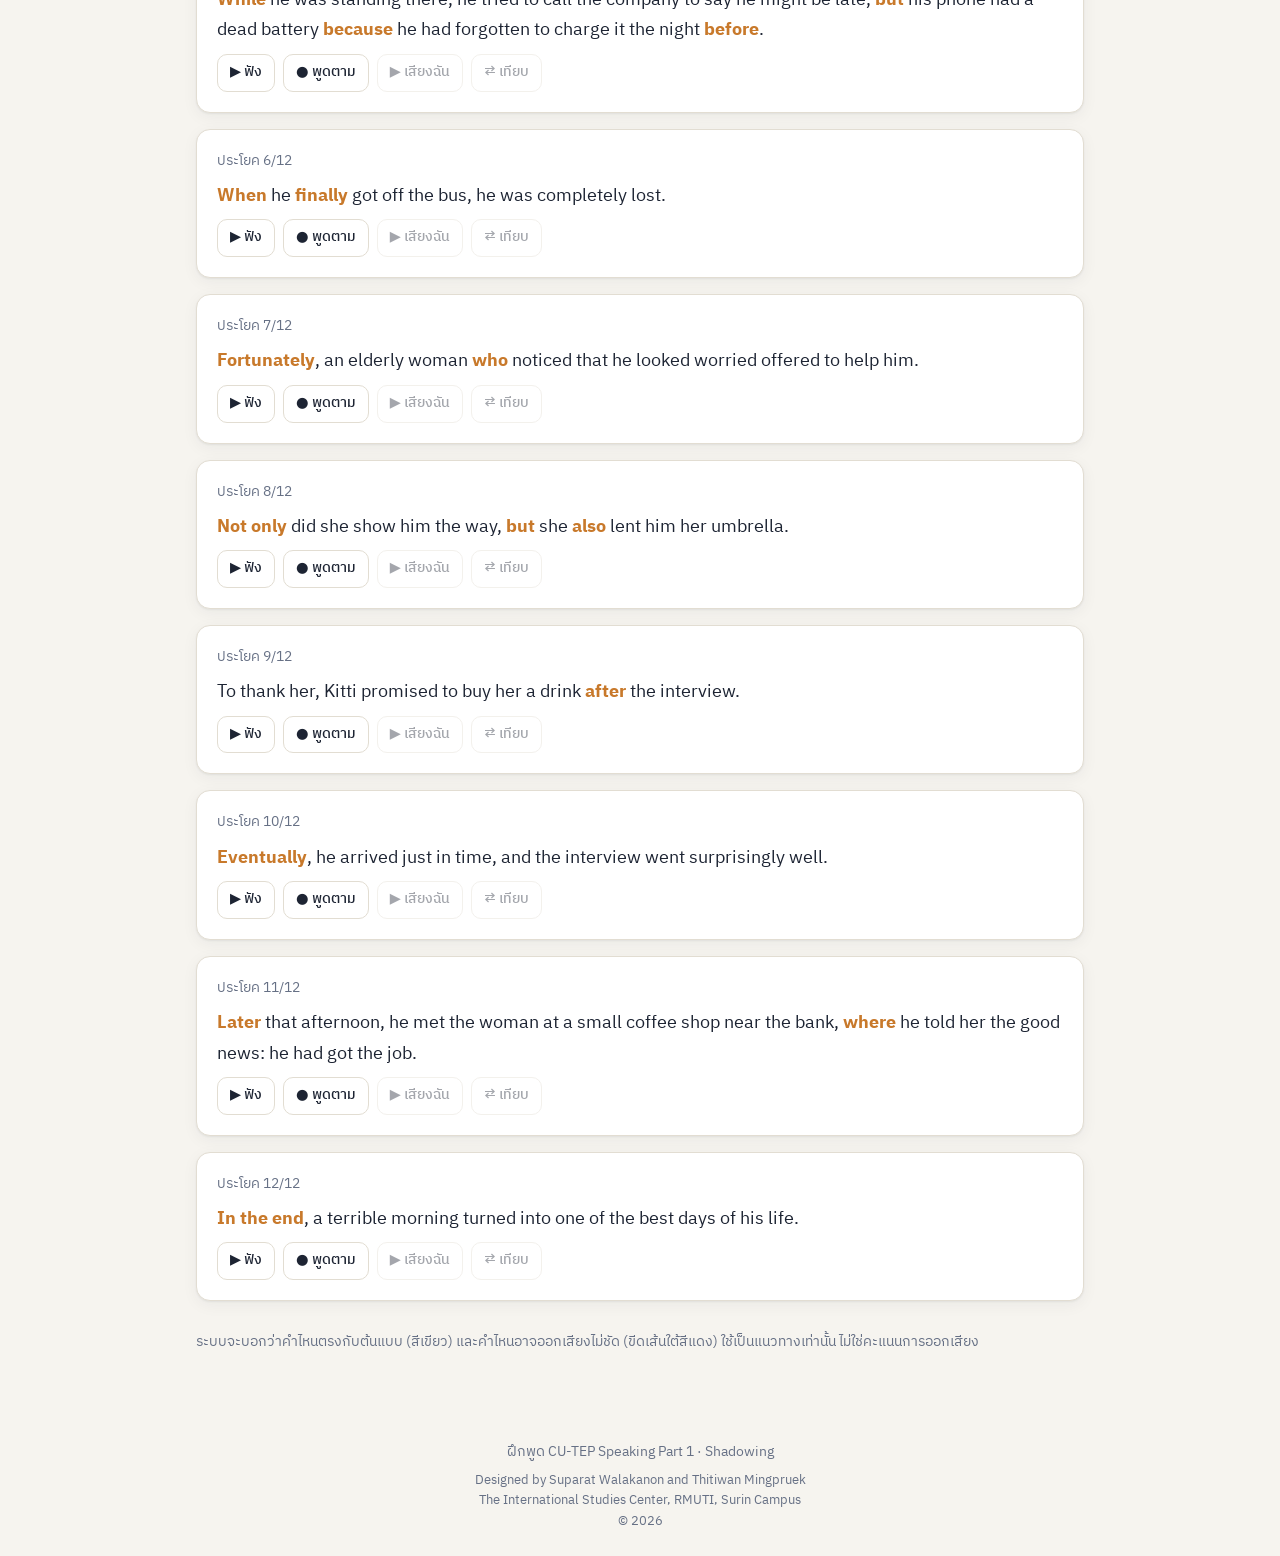
<file: speaking/shadowing.html>
<!doctype html>
<html lang="th">
<head>
  <meta charset="utf-8">
  <meta name="author" content="Suparat Walakanon and Thitiwan Mingpruek, The International Studies Center, RMUTI, Surin Campus">
  <meta name="viewport" content="width=device-width, initial-scale=1">
  <title>Shadowing · Speaking Practice</title>
  <link rel="preconnect" href="https://fonts.googleapis.com">
  <link rel="preconnect" href="https://fonts.gstatic.com" crossorigin>
  <link href="https://fonts.googleapis.com/css2?family=IBM+Plex+Sans+Thai:wght@400;500;600;700&display=swap" rel="stylesheet">
  <link rel="stylesheet" href="../css/style.css">
  <link rel="stylesheet" href="speaking.css">
</head>
<body>
  <header class="topbar">
    <a href="../" class="brand"><span class="brand-mark" aria-hidden="true">E</span><span>English Exam Practice</span></a>
    <a href="../" class="small">← ข้อสอบทั้งหมด</a>
  </header>
  <nav class="sp-nav" aria-label="แบบฝึก Speaking">
    <a href="./">หน้ารวม</a><a href="exam.html">จำลองสอบ</a><a href="shadowing.html">Shadowing</a><a href="drills.html">Drills</a>
  </nav>

  <main class="app stack">
    <section>
      <p class="eyebrow">Shadowing</p>
      <h1>ฟัง พูดตาม แล้วเทียบเสียง</h1>
      <p class="muted">ฝึกจังหวะ การเน้นคำ และ connector จากคำตอบตัวอย่างทีละประโยค</p>
    </section>

    <section class="card stack">
      <div class="row">
        <label class="field grow">เรื่อง
          <select id="setSel"></select>
        </label>
        <div class="field">ความเร็วเสียง
          <div class="seg" role="group" aria-label="ความเร็วเสียง">
            <button type="button" data-rate="0.75">0.75×</button><button type="button" data-rate="1">1×</button>
          </div>
        </div>
      </div>
      <div class="pics" id="pics"></div>
      <div class="row">
        <button class="btn primary" id="playAll">▶ ฟังทั้งเรื่อง</button>
        <button class="btn" id="stopAll" hidden>■ หยุด</button>
        <span class="small muted" id="audioNote"></span>
      </div>
      <p class="note info small" style="margin:0">ทำทีละประโยค: <b>▶ ฟัง</b> 2–3 รอบ → <b>● พูดตาม</b> เลียนจังหวะและเสียงขึ้นลง → <b>⇄ เทียบ</b> ฟังเสียงต้นแบบต่อด้วยเสียงคุณ · คำสีส้มคือ connector</p>
    </section>

    <section class="stack" id="list"></section>
    <p class="small muted" id="srHint"></p>
  </main>

  <footer class="footer"><span>ฝึกพูด CU-TEP Speaking Part 1 · Shadowing</span>
    <span class="credit">Designed by Suparat Walakanon and Thitiwan Mingpruek<br>The International Studies Center, RMUTI, Surin Campus<br>© 2026</span>
  </footer>

  <script src="speaking.js"></script>
  <script>
  (async () => {
    "use strict";
    const { $, esc, el } = SP;
    let data;
    try { data = await SP.loadData(); }
    catch (e) { $("#list").innerHTML = '<p class="card">โหลดข้อมูลไม่สำเร็จ ลองรีเฟรชหน้าอีกครั้ง</p>'; return; }
    await SP.initAudio();

    const pics = Object.fromEntries(data.pictures.map((p) => [p.id, p]));
    const connLabels = Object.values(data.connectors.detect).flat();
    let rate = SP.store.get("rate", 1);
    let logged = false;
    let rows = [];

    // set selector
    const sets = data.sets.filter((s) => s.model && s.model.length);
    $("#setSel").innerHTML = sets.map((s) => `<option value="${esc(s.id)}">${esc(s.title)} (${esc(s.level || "")})</option>`).join("");
    const want = new URLSearchParams(location.search).get("set");
    if (want && sets.some((s) => s.id === want)) $("#setSel").value = want;
    $("#setSel").addEventListener("change", () => { history.replaceState(null, "", "?set=" + $("#setSel").value); render(); });

    // speed
    const segBtns = document.querySelectorAll(".seg button");
    const paintRate = () => segBtns.forEach((b) => b.setAttribute("aria-pressed", String(+b.dataset.rate === rate)));
    segBtns.forEach((b) => b.addEventListener("click", () => { rate = +b.dataset.rate; SP.store.set("rate", rate); paintRate(); }));
    paintRate();

    $("#srHint").textContent = SP.SR
      ? "ระบบจะบอกว่าคำไหนตรงกับต้นแบบ (สีเขียว) และคำไหนอาจออกเสียงไม่ชัด (ขีดเส้นใต้สีแดง) ใช้เป็นแนวทางเท่านั้น ไม่ใช่คะแนนการออกเสียง"
      : "เบราว์เซอร์นี้ถอดเสียงไม่ได้ ใช้การฟังเทียบด้วยหูของคุณเอง (เปิดด้วย Chrome หรือ Edge เพื่อดูคำที่ตรงกับต้นแบบ)";

    function render() {
      SP.stopAudio();
      rows.forEach((r) => r.url && URL.revokeObjectURL(r.url));
      const set = sets.find((s) => s.id === $("#setSel").value) || sets[0];
      $("#pics").innerHTML = set.pics.map((id, i) => SP.picHTML(pics[id], i)).join("");
      const mp3 = set.model.filter((m) => SP.hasMp3(m.id)).length;
      $("#audioNote").textContent = mp3 === set.model.length ? "" : "ตอนนี้ใช้เสียงอ่านของเบราว์เซอร์ชั่วคราว";
      const list = $("#list");
      list.innerHTML = "";
      rows = set.model.map((m, i) => {
        const card = el(`
          <article class="card sent">
            <div class="small muted">ประโยค ${i + 1}/${set.model.length}</div>
            <div class="text">${SP.highlight(m.say, connLabels)}</div>
            <div class="tools">
              <button class="btn small" data-act="play">▶ ฟัง</button>
              <button class="btn small" data-act="rec" ${SP.canRecord ? "" : "disabled"}>● พูดตาม</button>
              <button class="btn small" data-act="mine" disabled>▶ เสียงฉัน</button>
              <button class="btn small" data-act="cmp" disabled>⇄ เทียบ</button>
              <span class="score" aria-live="polite"></span>
            </div>
          </article>`);
        const row = { m, card, url: null, rec: null, lis: null };
        card.addEventListener("click", (e) => { const b = e.target.closest("button[data-act]"); if (b) act(row, b.dataset.act, b); });
        list.append(card);
        return row;
      });
    }

    const playUrl = (url) => new Promise((res) => { const a = new Audio(url); a.onended = () => res(true); a.onerror = () => res(false); a.play().catch(() => res(false)); });

    async function act(row, what, btn) {
      SP.unlockAudio();
      if (what === "play") { mark(row); await SP.say(row.m, rate); mark(null); }
      if (what === "mine" && row.url) { SP.stopAudio(); await playUrl(row.url); }
      if (what === "cmp" && row.url) { mark(row); const ok = await SP.say(row.m, rate); mark(null); if (ok) await playUrl(row.url); }
      if (what === "rec") { row.rec ? stopRec(row, btn) : startRec(row, btn); }
    }
    function mark(row) { rows.forEach((r) => r.card.classList.toggle("playing", r === row)); }

    let autoStop = null;
    async function startRec(row, btn) {
      SP.stopAudio();
      for (const r of rows) if (r.rec && r !== row) await stopRec(r, r.card.querySelector('[data-act="rec"]'));
      try { row.rec = await SP.startRecording(); }
      catch (e) { row.card.querySelector(".score").textContent = "ใช้ไมโครโฟนไม่ได้ กรุณาอนุญาตการใช้ไมโครโฟน"; return; }
      row.lis = SP.listen((t) => { row.card.querySelector(".score").textContent = "ได้ยิน: " + t; });
      btn.textContent = "■ หยุด"; btn.classList.add("rec");
      const limit = Math.max(8, SP.wordCount(row.m.say) * 0.75 + 5) / Math.min(rate, 1);
      clearTimeout(autoStop);
      autoStop = setTimeout(() => { if (row.rec) stopRec(row, btn); }, limit * 1000);
    }
    async function stopRec(row, btn) {
      clearTimeout(autoStop);
      const rec = row.rec, lis = row.lis;
      row.rec = null; row.lis = null;
      btn.textContent = "● พูดอีกครั้ง"; btn.classList.remove("rec");
      const [res, heard] = await Promise.all([rec.stop(), lis ? lis.stop() : Promise.resolve("")]);
      if (res) {
        if (row.url) URL.revokeObjectURL(row.url);
        row.url = res.url;
        row.card.querySelector('[data-act="mine"]').disabled = false;
        row.card.querySelector('[data-act="cmp"]').disabled = false;
      }
      const score = row.card.querySelector(".score");
      if (heard) {
        const c = SP.compareWords(row.m.say, heard);
        row.card.querySelector(".text").innerHTML = c.tokens.map((tok, i) =>
          `<span class="w ${c.tokHit[i] === false ? "miss" : c.tokHit[i] ? "hit" : ""}">${esc(tok)}</span>`).join(" ");
        score.textContent = `ตรงกับต้นแบบ ${c.pct}%` + (c.pct >= 85 ? " · ดีมาก" : c.pct >= 60 ? " · ลองอีกรอบ เน้นคำที่ขีดเส้นใต้" : " · ฟังต้นแบบอีกครั้งแล้วพูดช้าลง");
      } else {
        score.textContent = res ? "กด ⇄ เทียบ เพื่อฟังต้นแบบต่อด้วยเสียงคุณ" : "";
      }
      if (res && !logged) { SP.logPractice("shadow"); logged = true; }
    }

    $("#playAll").addEventListener("click", async () => {
      SP.unlockAudio();
      $("#playAll").hidden = true; $("#stopAll").hidden = false;
      for (const r of rows) {
        mark(r);
        r.card.scrollIntoView({ block: "nearest", behavior: "smooth" });
        const ok = await SP.say(r.m, rate);
        if (!ok) break;
        await new Promise((res) => setTimeout(res, 350));
      }
      mark(null);
      $("#playAll").hidden = false; $("#stopAll").hidden = true;
    });
    $("#stopAll").addEventListener("click", () => SP.stopAudio());

    render();
  })();
  </script>
</body>
</html>
</file>
<file: css/style.css>
:root {
  --bg: #f6f4ef;
  --surface: #ffffff;
  --surface-2: #f0ede6;
  --ink: #1d2433;
  --muted: #667085;
  --line: #e2ddd2;
  --brand: #1f3a68;
  --brand-ink: #ffffff;
  --accent: #c8792b;
  --ok: #1f7a4d;
  --ok-bg: #e5f3ea;
  --bad: #b42318;
  --bad-bg: #fbe9e7;
  --radius: 14px;
  --shadow: 0 1px 2px rgba(29, 36, 51, .06), 0 4px 16px rgba(29, 36, 51, .05);
}
@media (prefers-color-scheme: dark) {
  :root {
    --bg: #12151c;
    --surface: #1a1f2a;
    --surface-2: #222937;
    --ink: #e8eaf0;
    --muted: #9aa3b5;
    --line: #2d3545;
    --brand: #7fa3e0;
    --brand-ink: #0f1420;
    --accent: #e3a35f;
    --ok: #5cc08c;
    --ok-bg: #18301f;
    --bad: #f0857a;
    --bad-bg: #3a1d1b;
    --shadow: none;
  }
}

* { box-sizing: border-box; }
html { -webkit-text-size-adjust: 100%; }
body {
  margin: 0;
  background: var(--bg);
  color: var(--ink);
  font-family: "IBM Plex Sans Thai", system-ui, -apple-system, "Segoe UI", sans-serif;
  font-size: 17px;
  line-height: 1.65;
}
h1, h2, h3 { line-height: 1.3; margin: 0 0 .4em; }
a { color: var(--brand); }
.muted { color: var(--muted); }
.small { font-size: .88rem; }

/* ---------- top bar ---------- */
.topbar {
  position: sticky; top: 0; z-index: 10;
  display: flex; align-items: center; justify-content: space-between; gap: 12px;
  padding: 10px 16px;
  background: var(--surface);
  border-bottom: 1px solid var(--line);
}
.brand { display: flex; align-items: center; gap: 10px; color: var(--ink); text-decoration: none; font-weight: 600; }
.brand-mark {
  display: grid; place-items: center; width: 32px; height: 32px; border-radius: 9px;
  background: var(--brand); color: var(--brand-ink); font-weight: 700;
}
.timer {
  font-variant-numeric: tabular-nums; font-weight: 600;
  padding: 4px 12px; border-radius: 999px; background: var(--surface-2);
}
.timer.warn { background: var(--bad-bg); color: var(--bad); }

.app { max-width: 920px; margin: 0 auto; padding: 24px 16px 48px; }
.footer { text-align: center; color: var(--muted); font-size: .85rem; padding: 24px 16px; }

/* ---------- cards & buttons ---------- */
.card {
  background: var(--surface); border: 1px solid var(--line);
  border-radius: var(--radius); padding: 20px; box-shadow: var(--shadow);
}
.btn {
  display: inline-flex; align-items: center; justify-content: center; gap: 6px;
  font: inherit; font-weight: 500; text-decoration: none;
  padding: 10px 18px; border-radius: 10px; cursor: pointer;
  border: 1px solid var(--line); background: var(--surface); color: var(--ink);
}
.btn:hover:not(:disabled) { border-color: var(--brand); }
.btn:disabled { opacity: .4; cursor: default; }
.btn.primary { background: var(--brand); color: var(--brand-ink); border-color: var(--brand); }
.btn.primary:hover { filter: brightness(1.08); }
.pill {
  font-size: .8rem; font-weight: 600; padding: 2px 10px; border-radius: 999px;
  background: var(--surface-2); color: var(--accent); white-space: nowrap;
}

/* ---------- home ---------- */
.hero { margin: 8px 0 24px; }
.hero h1 { font-size: 1.9rem; }
.hero-sub { color: var(--muted); margin: 0; }
.student { margin-bottom: 20px; }
.student h2 { font-size: 1.05rem; }
.fields { display: grid; grid-template-columns: 2fr 1fr; gap: 12px; }
.fields label { display: grid; gap: 4px; font-size: .9rem; color: var(--muted); }
input[type="text"], input:not([type]) , input[inputmode] {
  font: inherit; color: var(--ink); background: var(--bg);
  border: 1px solid var(--line); border-radius: 10px; padding: 9px 12px;
}
input:focus-visible, .btn:focus-visible, .option:focus-within { outline: 2px solid var(--brand); outline-offset: 2px; }

.test-list { display: grid; grid-template-columns: repeat(auto-fill, minmax(260px, 1fr)); gap: 16px; }
.test-card { display: flex; flex-direction: column; gap: 6px; }
.test-card p { margin: 0; }
.test-card .btn { margin-top: auto; }
.test-head { display: flex; align-items: start; justify-content: space-between; gap: 8px; }
.test-head h3 { font-size: 1.15rem; margin: 0; }
.meta { list-style: none; padding: 0; margin: 4px 0 12px; display: flex; flex-wrap: wrap; gap: 4px 14px; font-size: .88rem; color: var(--muted); }
.meta .best { color: var(--ok); font-weight: 600; }

/* ---------- exam ---------- */
.exam-head { margin-bottom: 16px; }
.exam-head h1 { font-size: 1.4rem; }
.progress { display: flex; align-items: center; gap: 12px; margin-bottom: 14px; }
.bar { flex: 1; height: 6px; border-radius: 99px; background: var(--surface-2); overflow: hidden; }
.bar > span { display: block; height: 100%; width: 0; background: var(--brand); transition: width .25s; }
.tabs { display: flex; gap: 6px; overflow-x: auto; border-bottom: 1px solid var(--line); }
.tab {
  font: inherit; background: none; border: 0; cursor: pointer; color: var(--muted);
  padding: 8px 14px; border-bottom: 3px solid transparent; white-space: nowrap;
}
.tab.active { color: var(--ink); border-bottom-color: var(--brand); font-weight: 600; }
.tab .count { font-size: .8rem; color: var(--muted); font-weight: 400; margin-left: 4px; }
.instructions {
  background: var(--surface-2); border-radius: 10px; padding: 10px 14px; margin: 0 0 16px;
  font-size: .95rem;
}
.exam-foot {
  display: flex; gap: 10px; flex-wrap: wrap; justify-content: space-between;
  margin-top: 24px; padding-top: 16px; border-top: 1px solid var(--line);
}
.exam-foot #submit { margin-left: auto; }

.group { margin-bottom: 22px; }
.group-label {
  font-size: .8rem; font-weight: 600; letter-spacing: .04em; text-transform: uppercase;
  color: var(--accent); margin-bottom: 8px;
}
.passage {
  background: var(--surface); border: 1px solid var(--line); border-radius: var(--radius);
  padding: 18px 20px; margin-bottom: 14px; font-family: Georgia, "IBM Plex Sans Thai", serif;
  font-size: 1rem; line-height: 1.75;
}
@media (min-width: 860px) {
  .with-passage .group-inner { display: grid; grid-template-columns: 1fr 1fr; gap: 18px; align-items: start; }
  .with-passage .passage { position: sticky; top: 70px; margin: 0; max-height: calc(100vh - 90px); overflow: auto; }
}

/* player */
.player {
  display: flex; align-items: center; gap: 14px;
  background: var(--surface); border: 1px solid var(--line); border-radius: var(--radius);
  padding: 12px 16px; margin-bottom: 12px;
}
.play {
  flex: none; width: 48px; height: 48px; border-radius: 50%; border: 0; cursor: pointer;
  background: var(--brand); color: var(--brand-ink); font-size: 1.1rem;
}
.play:disabled { background: var(--surface-2); color: var(--muted); cursor: default; }
.player-main { flex: 1; display: grid; gap: 6px; }
.pbar { height: 6px; border-radius: 99px; background: var(--surface-2); overflow: hidden; }
.pbar span { display: block; height: 100%; width: 0; background: var(--accent); transition: width .2s linear; }

/* questions */
.questions { display: grid; gap: 12px; }
.question {
  margin: 0; border: 1px solid var(--line); border-radius: var(--radius);
  background: var(--surface); padding: 14px 16px; min-width: 0;
}
.question legend { display: contents; }
.question legend .qnum {
  display: inline-grid; place-items: center; min-width: 28px; height: 28px; margin-right: 10px;
  border-radius: 8px; background: var(--surface-2); font-weight: 600; font-size: .9rem; vertical-align: top;
}
.qtext { display: inline; }
.options { display: grid; gap: 6px; margin-top: 10px; }
.option {
  display: flex; align-items: center; gap: 10px; cursor: pointer;
  padding: 8px 12px; border: 1px solid var(--line); border-radius: 10px;
}
.option:hover { background: var(--surface-2); }
.option input { position: absolute; opacity: 0; pointer-events: none; }
.option .letter {
  flex: none; display: grid; place-items: center; width: 28px; height: 28px; border-radius: 50%;
  border: 1.5px solid var(--line); font-weight: 600; font-size: .9rem;
}
.option:has(input:checked) { border-color: var(--brand); background: var(--surface-2); }
.option:has(input:checked) .letter { background: var(--brand); border-color: var(--brand); color: var(--brand-ink); }
.options:has(.option:only-child) { display: none; }
/* letter-only options (Question–Response) sit in a row */
.option:not(:has(.otext)) { display: inline-flex; }
.options:not(:has(.otext)) { display: flex; gap: 10px; }

/* review */
.question.correct { border-left: 4px solid var(--ok); }
.question.wrong { border-left: 4px solid var(--bad); }
.question .option.is-answer { border-color: var(--ok); background: var(--ok-bg); }
.question .option.is-answer .letter { background: var(--ok); border-color: var(--ok); color: #fff; }
.question .option.is-wrong { border-color: var(--bad); background: var(--bad-bg); }
.question .option.is-wrong .letter { background: var(--bad); border-color: var(--bad); color: #fff; }
.question input:disabled + .letter { opacity: 1; }
.option:has(input:disabled) { cursor: default; }
.explain { margin-top: 12px; padding: 10px 14px; border-radius: 10px; background: var(--surface-2); font-size: .95rem; }
.explain p { margin: 4px 0 0; }
.transcript { margin-top: 10px; padding: 10px 14px; border: 1px dashed var(--line); border-radius: 10px; }
.transcript summary { cursor: pointer; font-weight: 600; }
.transcript p { margin: 6px 0; }

.result { margin-bottom: 24px; }
.score { display: flex; align-items: baseline; gap: 10px; margin: 4px 0 16px; }
.score .big { font-size: 3.2rem; font-weight: 700; line-height: 1; }
.score .of { font-size: 1.3rem; color: var(--muted); }
.score .pct { margin-left: auto; font-size: 1.3rem; font-weight: 600; color: var(--accent); }
.sec-scores { display: grid; gap: 8px; margin-bottom: 12px; }
.sec-score { display: grid; grid-template-columns: 90px 1fr 50px; align-items: center; gap: 12px; }
.sec-score b { text-align: right; font-variant-numeric: tabular-nums; }
.actions { display: flex; gap: 10px; flex-wrap: wrap; margin-top: 12px; }
.review-title { margin: 32px 0 8px; }
.review-sec { font-size: 1.15rem; margin: 22px 0 10px; padding-bottom: 6px; border-bottom: 1px solid var(--line); }
.error { text-align: center; }

@media (max-width: 600px) {
  body { font-size: 16px; }
  .fields { grid-template-columns: 1fr; }
  .exam-foot .btn { flex: 1; }
  .exam-foot #submit { flex-basis: 100%; }
  .sec-score { grid-template-columns: 72px 1fr 44px; }
}

/* ---------- practice mode ---------- */
.mode-buttons { display: grid; grid-template-columns: 1fr 1fr; gap: 8px; margin-top: auto; }
.test-card .mode-buttons .btn { margin-top: 0; }
.mode-hint { margin: 6px 0 0; }
.mode-badge {
  display: inline-block; vertical-align: middle; margin-left: 8px;
  font-size: .8rem; font-weight: 600; padding: 2px 10px; border-radius: 999px;
}
.mode-badge.practice { background: var(--ok-bg); color: var(--ok); }
.mode-badge.exam { background: var(--surface-2); color: var(--accent); }
.practice-note { margin: -4px 0 10px; }
.speed { display: flex; flex: none; border: 1px solid var(--line); border-radius: 8px; overflow: hidden; }
.speed button {
  font: inherit; font-size: .8rem; padding: 4px 8px; border: 0; cursor: pointer;
  background: var(--surface); color: var(--muted);
}
.speed button + button { border-left: 1px solid var(--line); }
.speed button.on { background: var(--brand); color: var(--brand-ink); }
.transcript summary { color: var(--brand); }

/* combined test: part totals */
.part-scores { display: grid; grid-template-columns: repeat(auto-fit, minmax(140px, 1fr)); gap: 10px; margin-bottom: 14px; }
.part-score { background: var(--surface-2); border-radius: 10px; padding: 10px 14px; display: flex; justify-content: space-between; align-items: baseline; }
.part-score b { font-size: 1.4rem; font-variant-numeric: tabular-nums; }
.part-score small { font-size: .9rem; color: var(--muted); font-weight: 500; }
.sec-score { grid-template-columns: 170px 1fr 50px; }
@media (max-width: 600px) { .sec-score { grid-template-columns: 120px 1fr 44px; font-size: .9rem; } }

/* ---------- link to speaking practice ---------- */
.speaking-link { display: flex; align-items: center; gap: 14px; margin-bottom: 20px; color: var(--ink); text-decoration: none; transition: border-color .15s; }
.speaking-link:hover { border-color: var(--brand); }
.speaking-icon { font-size: 1.8rem; }
.speaking-go { margin-left: auto; color: var(--brand); font-size: 1.3rem; font-weight: 700; }

/* ---------- designer credit ---------- */
.footer .credit { display: block; margin-top: 8px; font-size: .8rem; line-height: 1.6; color: var(--muted); }
</file>
<file: speaking/speaking.css>
/* ===== แบบฝึก Speaking — ใช้ตัวแปรสีจาก ../css/style.css ===== */
.sp-nav {
  display: flex; gap: 6px; overflow-x: auto; padding: 8px 16px;
  background: var(--surface); border-bottom: 1px solid var(--line);
  position: sticky; top: 53px; z-index: 9;
}
.sp-nav a {
  white-space: nowrap; text-decoration: none; color: var(--muted);
  padding: 6px 14px; border-radius: 999px; font-size: .95rem;
}
.sp-nav a[aria-current="page"] { background: var(--brand); color: var(--brand-ink); font-weight: 600; }
.sp-nav a:not([aria-current="page"]):hover { background: var(--surface-2); color: var(--ink); }

.stack { display: grid; gap: 16px; }
.row { display: flex; flex-wrap: wrap; gap: 10px; align-items: center; }
.grow { flex: 1; }
.card h2 { font-size: 1.15rem; }
.card > :last-child { margin-bottom: 0; }
.eyebrow { color: var(--accent); font-weight: 600; font-size: .9rem; margin: 0 0 2px; }
.btn.big { padding: 14px 22px; font-size: 1.05rem; border-radius: 12px; }
.btn.rec { background: var(--bad); border-color: var(--bad); color: #fff; }
.btn.ghost { background: transparent; }
.btn.small { padding: 6px 12px; font-size: .9rem; }
select {
  font: inherit; color: var(--ink); background: var(--surface); border: 1px solid var(--line);
  border-radius: 10px; padding: 8px 10px;
}
label.field { display: grid; gap: 4px; font-size: .9rem; color: var(--muted); }
label.check { display: inline-flex; align-items: center; gap: 8px; cursor: pointer; }
textarea {
  width: 100%; font: inherit; color: var(--ink); background: var(--surface-2);
  border: 1px solid var(--line); border-radius: 10px; padding: 10px 12px; resize: vertical;
}

/* notes */
.note { border-left: 4px solid var(--accent); background: var(--surface-2); padding: 10px 14px; border-radius: 0 10px 10px 0; font-size: .95rem; }
.note.info { border-left-color: var(--brand); }
.chips { display: flex; flex-wrap: wrap; gap: 6px; }
.chip { font-size: .85rem; padding: 2px 10px; border-radius: 999px; background: var(--surface-2); color: var(--muted); border: 1px solid var(--line); }
.chip.ok { background: var(--ok-bg); color: var(--ok); border-color: transparent; }
.chip.bad { background: var(--bad-bg); color: var(--bad); border-color: transparent; }
.chip.off { background: transparent; border-style: dashed; }

/* hub */
.modes { display: grid; grid-template-columns: repeat(auto-fill, minmax(250px, 1fr)); gap: 16px; }
.mode-card { display: flex; flex-direction: column; gap: 8px; text-decoration: none; color: var(--ink); transition: border-color .15s; }
.mode-card:hover { border-color: var(--brand); }
.mode-card .icon { font-size: 2rem; line-height: 1; }
.mode-card h3 { margin: 0; font-size: 1.15rem; }
.mode-card p { margin: 0; color: var(--muted); font-size: .95rem; }
.mode-card .go { margin-top: auto; color: var(--brand); font-weight: 600; }
.stats { display: grid; grid-template-columns: repeat(auto-fit, minmax(120px, 1fr)); gap: 10px; }
.stat { background: var(--surface-2); border-radius: 12px; padding: 10px 14px; }
.stat .v { font-size: 1.6rem; font-weight: 700; line-height: 1.2; }
.stat .k { font-size: .85rem; color: var(--muted); }

/* pictures */
.pics { display: grid; grid-template-columns: repeat(3, 1fr); gap: 12px; }
@media (max-width: 560px) { .pics { grid-template-columns: repeat(2, 1fr); } }
.pic {
  position: relative; background: var(--surface); border: 1px solid var(--line);
  border-radius: 12px; padding: 12px 8px; text-align: center; overflow: hidden;
}
.pic .num { position: absolute; top: 6px; left: 9px; font-size: .8rem; font-weight: 700; color: var(--muted); }
.pic .emo { font-size: 52px; line-height: 1.15; }
.pic img { width: 100%; aspect-ratio: 4 / 3; object-fit: cover; border-radius: 8px; display: block; }
.pic .lbl { font-size: .92rem; margin-top: 6px; }
.pic.hit { border-color: var(--ok); background: var(--ok-bg); }
.pic.miss { border-color: var(--bad); background: var(--bad-bg); }
.pic.single { max-width: 260px; margin: 0 auto; }
.pic.single .emo { font-size: 84px; }

/* phase / timer */
.phasebar { display: flex; justify-content: space-between; align-items: center; gap: 12px; }
.phase-label { font-weight: 700; font-size: 1.1rem; }
.timer-big { font-variant-numeric: tabular-nums; font-size: 2.2rem; font-weight: 700; line-height: 1; }
.timer-big.warn { color: var(--bad); }
.tbar { height: 8px; border-radius: 99px; background: var(--surface-2); overflow: hidden; margin-top: 10px; }
.tbar > span { display: block; height: 100%; width: 0; background: var(--brand); transition: width .2s linear; }
.speaking .tbar > span { background: var(--bad); }
.rec-dot { display: inline-block; width: 12px; height: 12px; border-radius: 50%; background: var(--bad); margin-right: 6px; animation: pulse 1s infinite; vertical-align: middle; }
@keyframes pulse { 50% { opacity: .25; } }
@media (prefers-reduced-motion: reduce) { .rec-dot { animation: none; } }
.live { min-height: 80px; max-height: 200px; overflow: auto; background: var(--surface-2); border-radius: 10px; padding: 10px 12px; white-space: pre-wrap; }

/* results */
.fb { list-style: none; padding: 0; margin: 0; display: grid; gap: 6px; }
.fb li { padding: 8px 12px; border-radius: 8px; background: var(--surface-2); }
.fb li.ok { background: var(--ok-bg); }
.fb li.bad { background: var(--bad-bg); }
.conn-cat { margin-bottom: 10px; }
.conn-cat .t { font-weight: 600; font-size: .92rem; margin-bottom: 4px; }
.rubric-row { border-top: 1px solid var(--line); padding: 10px 0; }
.rubric-row:first-child { border-top: none; }
.scale { display: flex; flex-wrap: wrap; gap: 6px; margin-top: 6px; }
.scale label { border: 1px solid var(--line); border-radius: 8px; padding: 3px 10px; font-size: .9rem; cursor: pointer; }
.scale label:has(input:checked) { border-color: var(--brand); background: var(--surface-2); font-weight: 600; }
.model { background: var(--surface-2); border-radius: 12px; padding: 14px 16px; }
.model p { margin: 0 0 .5em; }
mark.conn { background: transparent; color: var(--accent); font-weight: 700; }
audio { width: 100%; }

/* shadowing */
.sent { display: grid; gap: 8px; }
.sent.playing { border-color: var(--brand); }
.sent .text { font-size: 1.12rem; line-height: 1.7; }
.sent .text .w.hit { color: var(--ok); }
.sent .text .w.miss { color: var(--bad); text-decoration: underline wavy; text-underline-offset: 4px; }
.sent .tools { display: flex; flex-wrap: wrap; gap: 8px; align-items: center; }
.sent .score { font-size: .9rem; color: var(--muted); }
.seg { display: inline-flex; border: 1px solid var(--line); border-radius: 10px; overflow: hidden; }
.seg button { font: inherit; border: none; background: var(--surface); color: var(--muted); padding: 6px 12px; cursor: pointer; }
.seg button[aria-pressed="true"] { background: var(--brand); color: var(--brand-ink); font-weight: 600; }

/* drills */
.drill-stage { text-align: center; display: grid; gap: 14px; justify-items: center; }
.cue { font-size: 1.6rem; font-weight: 700; color: var(--accent); }
.cue-th { color: var(--muted); }
.pattern-line { font-size: 1.3rem; font-weight: 600; }
.round-list { display: grid; gap: 8px; }
.round-item { display: grid; gap: 4px; padding: 10px 12px; border-radius: 10px; background: var(--surface-2); }
.round-item .heard { font-size: .95rem; color: var(--muted); }
.speaking .pics { grid-template-columns: repeat(3, 1fr); gap: 8px; }
.speaking .pic { padding: 8px 4px; }
.speaking .pic .emo { font-size: 36px; }
.speaking .pic .lbl { font-size: .8rem; line-height: 1.35; }
[hidden] { display: none !important; }

.footer .credit { display: block; margin-top: 8px; font-size: .8rem; line-height: 1.6; color: var(--muted); }
</file>
